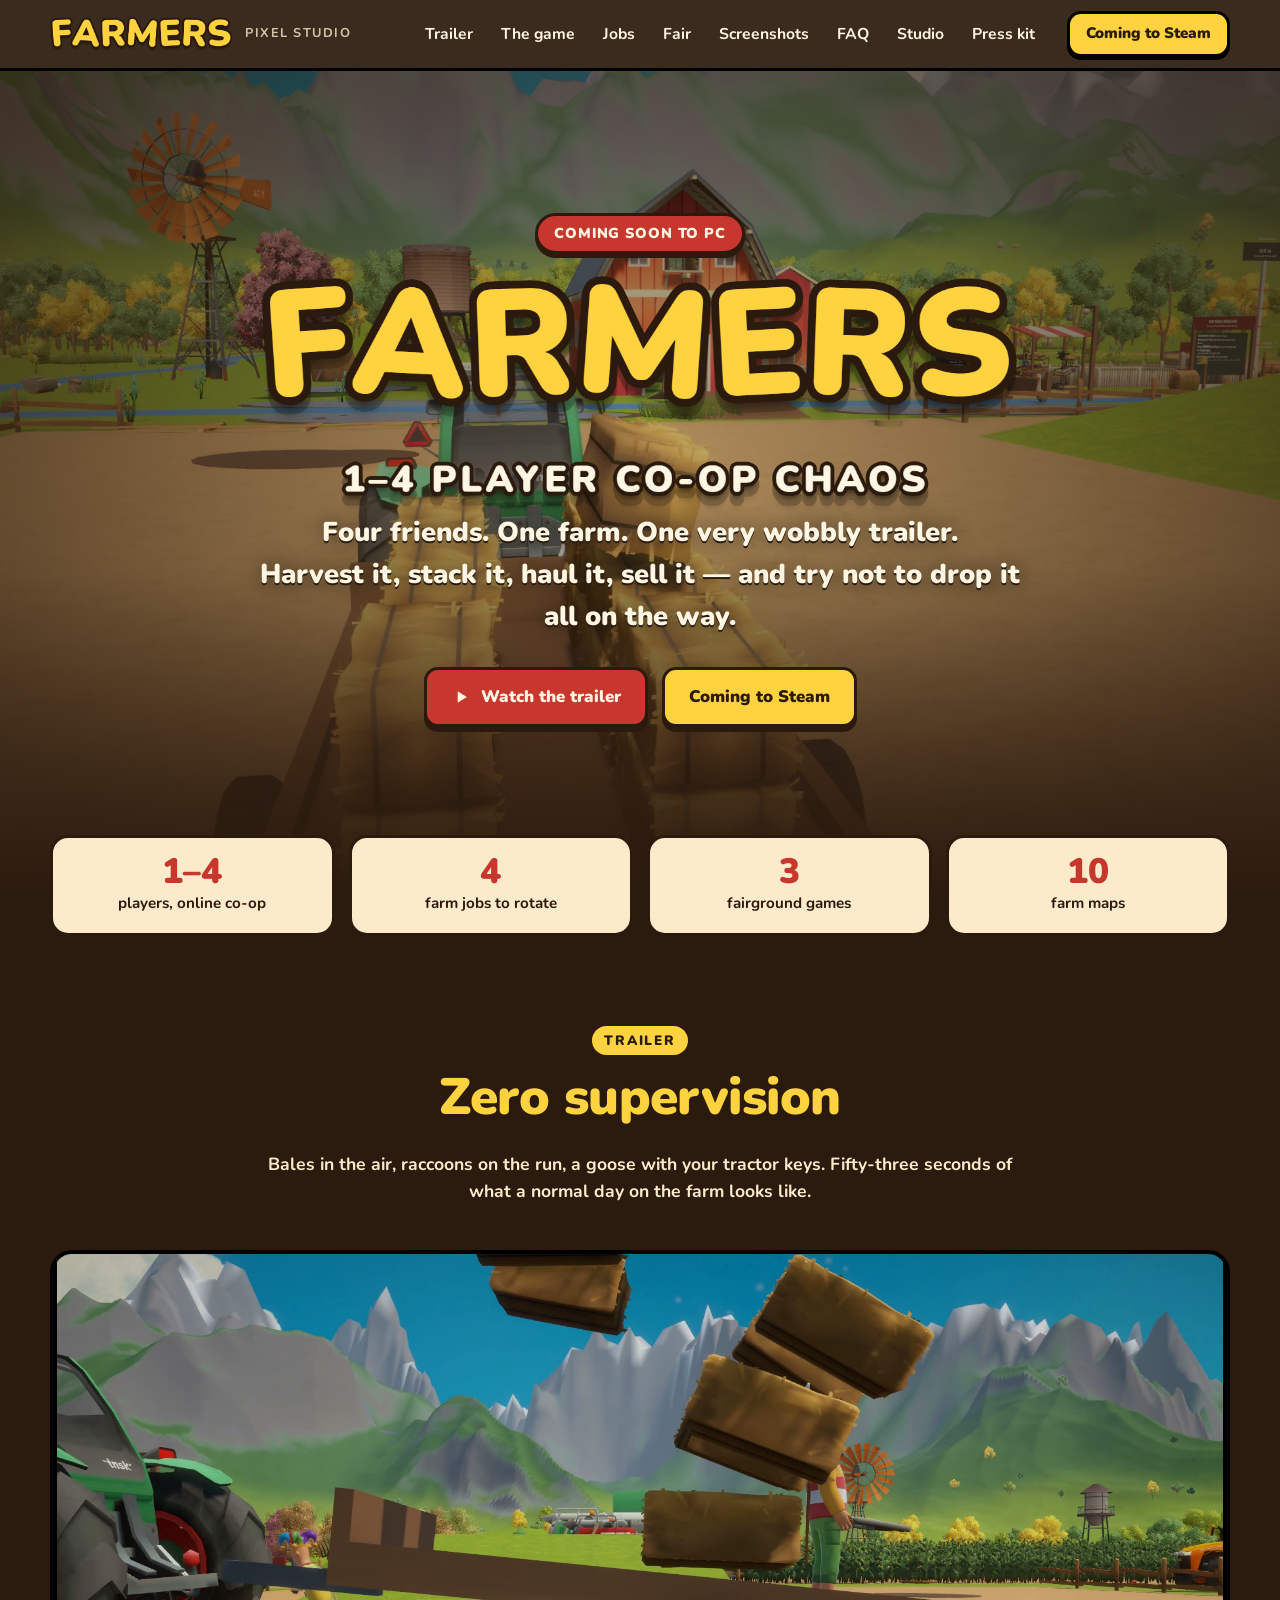
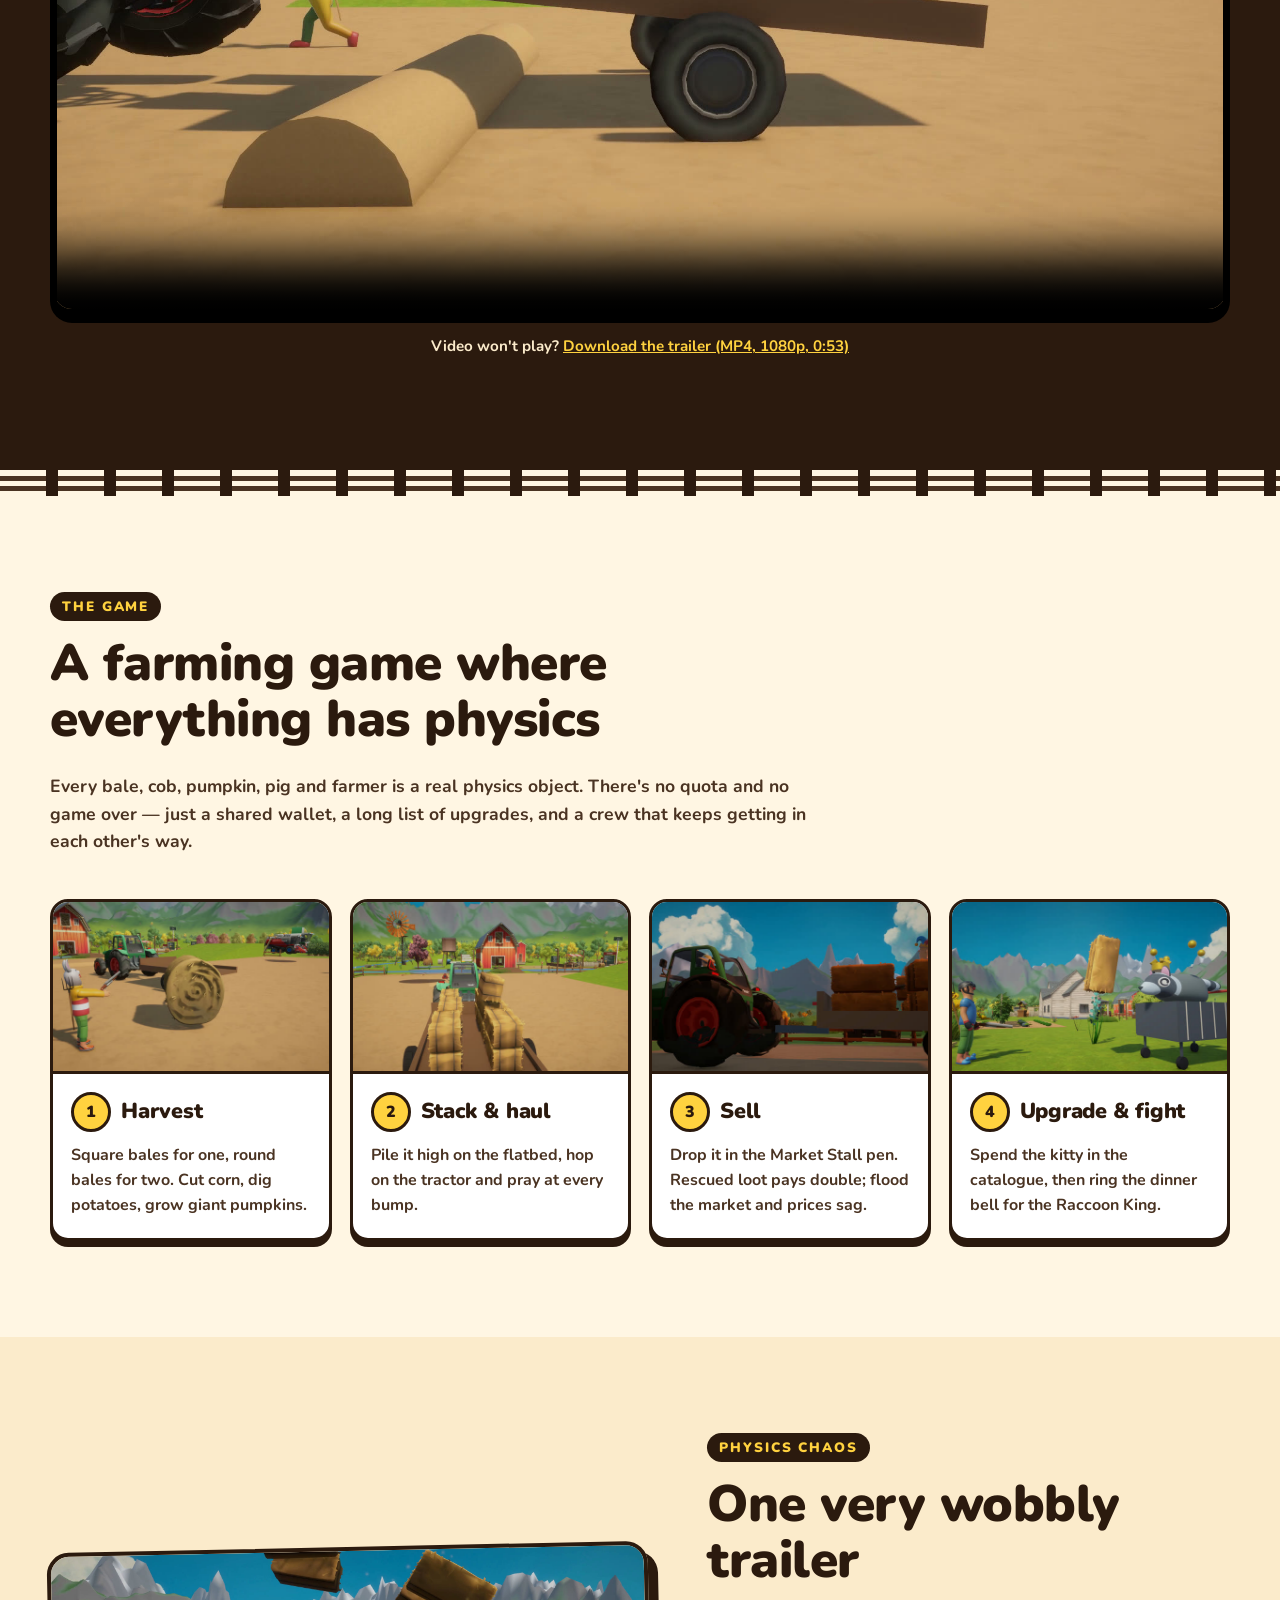
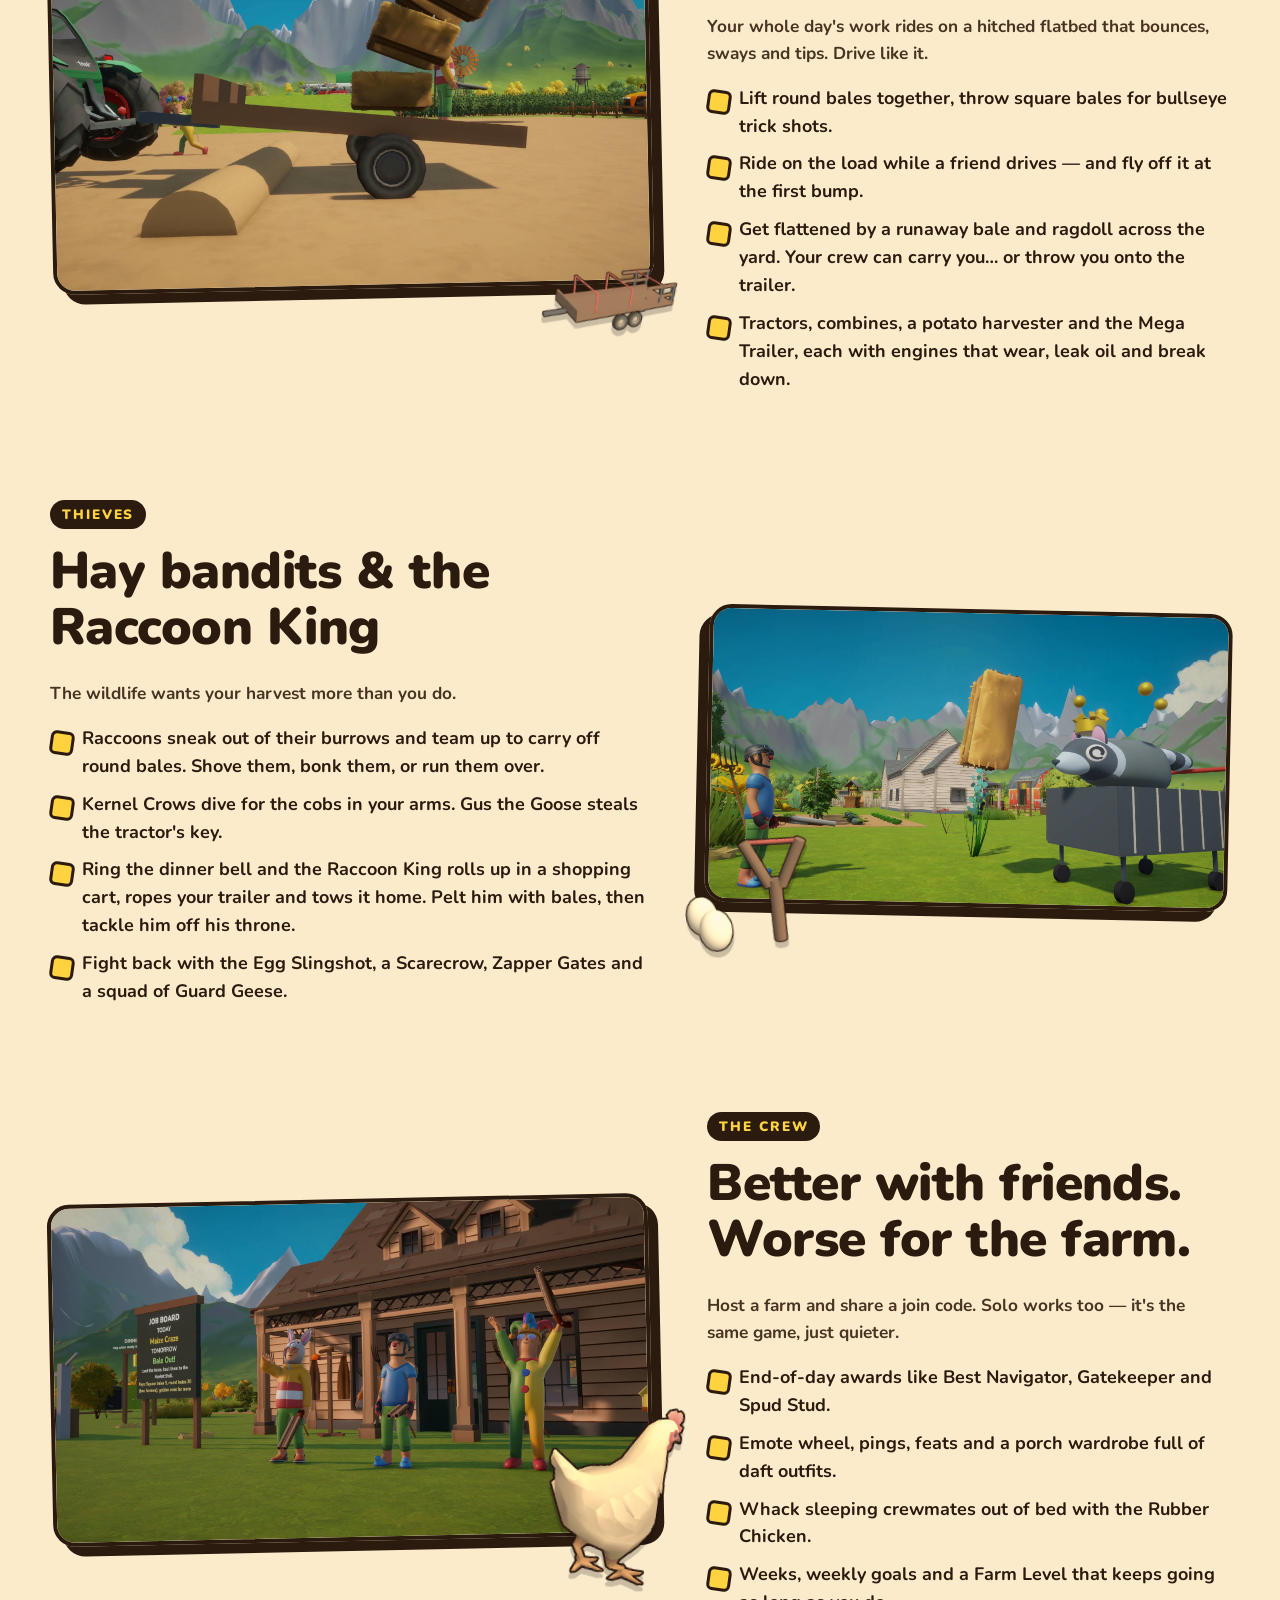
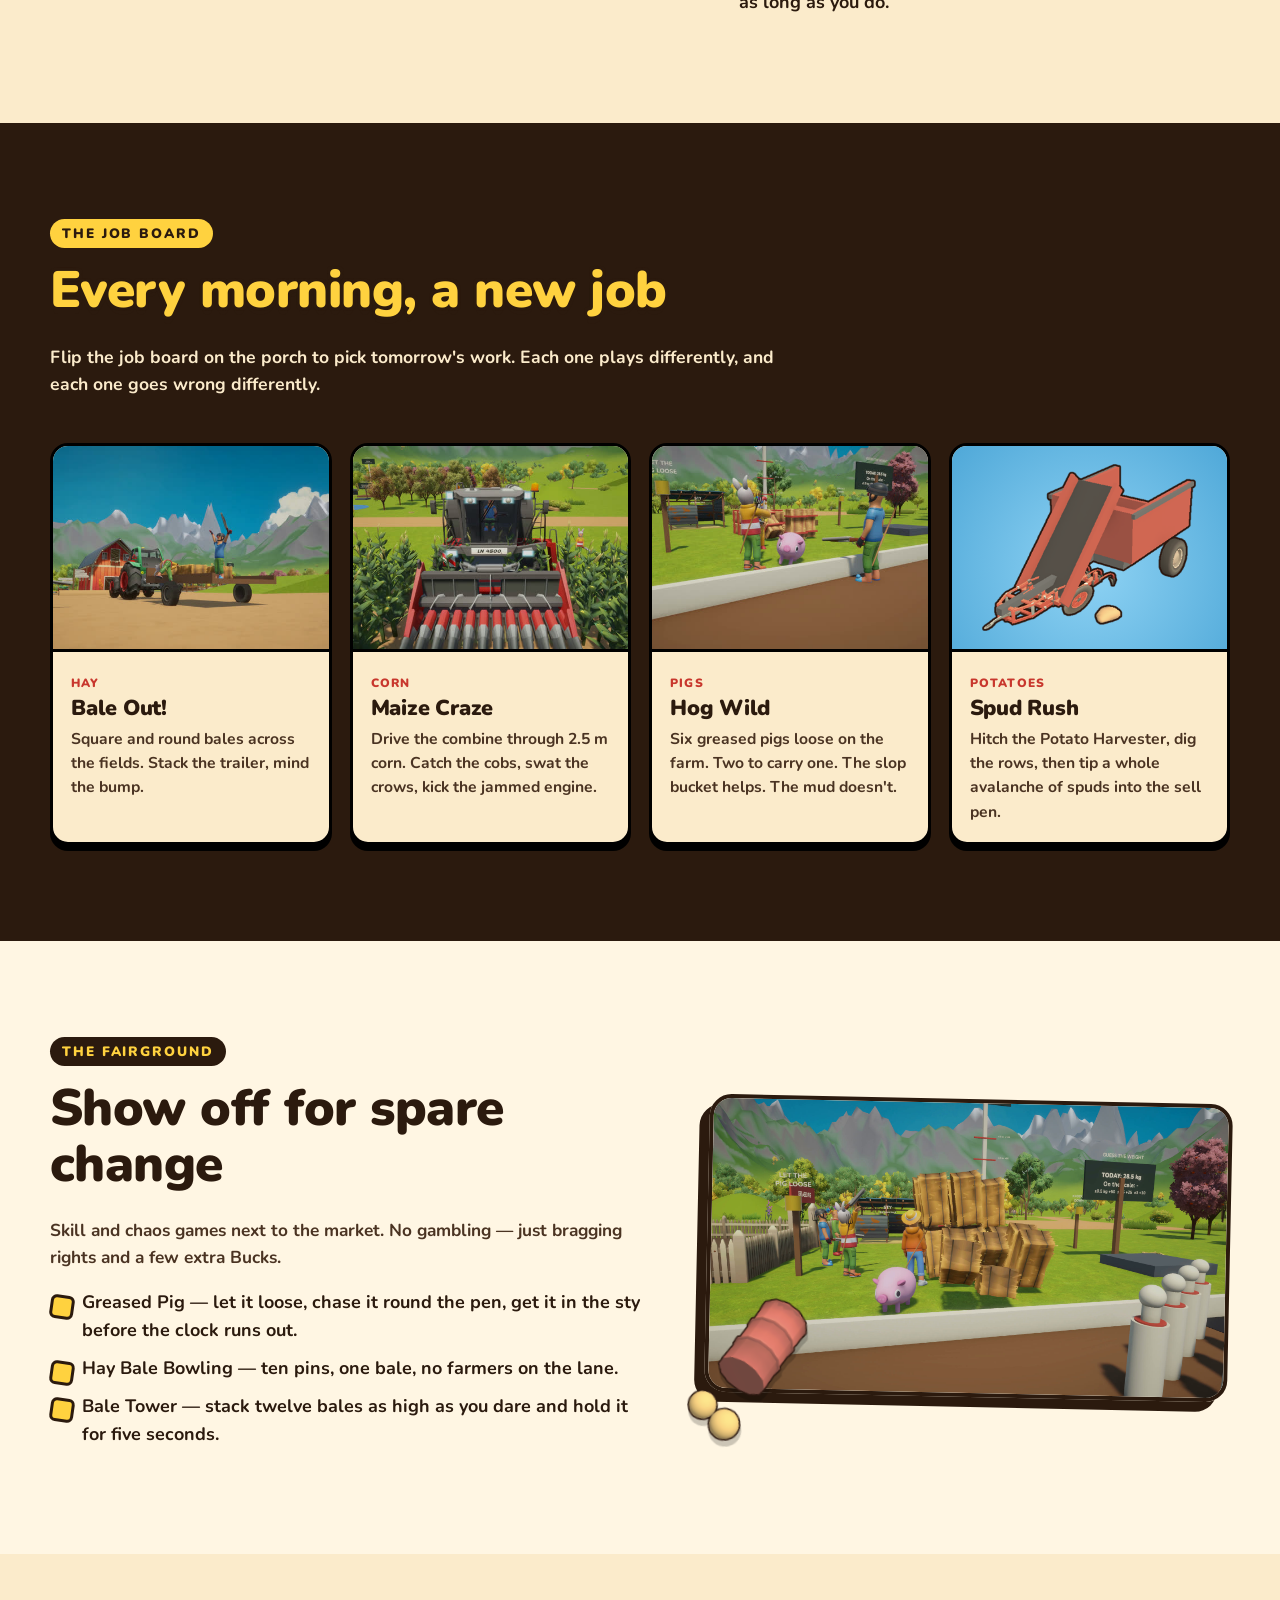
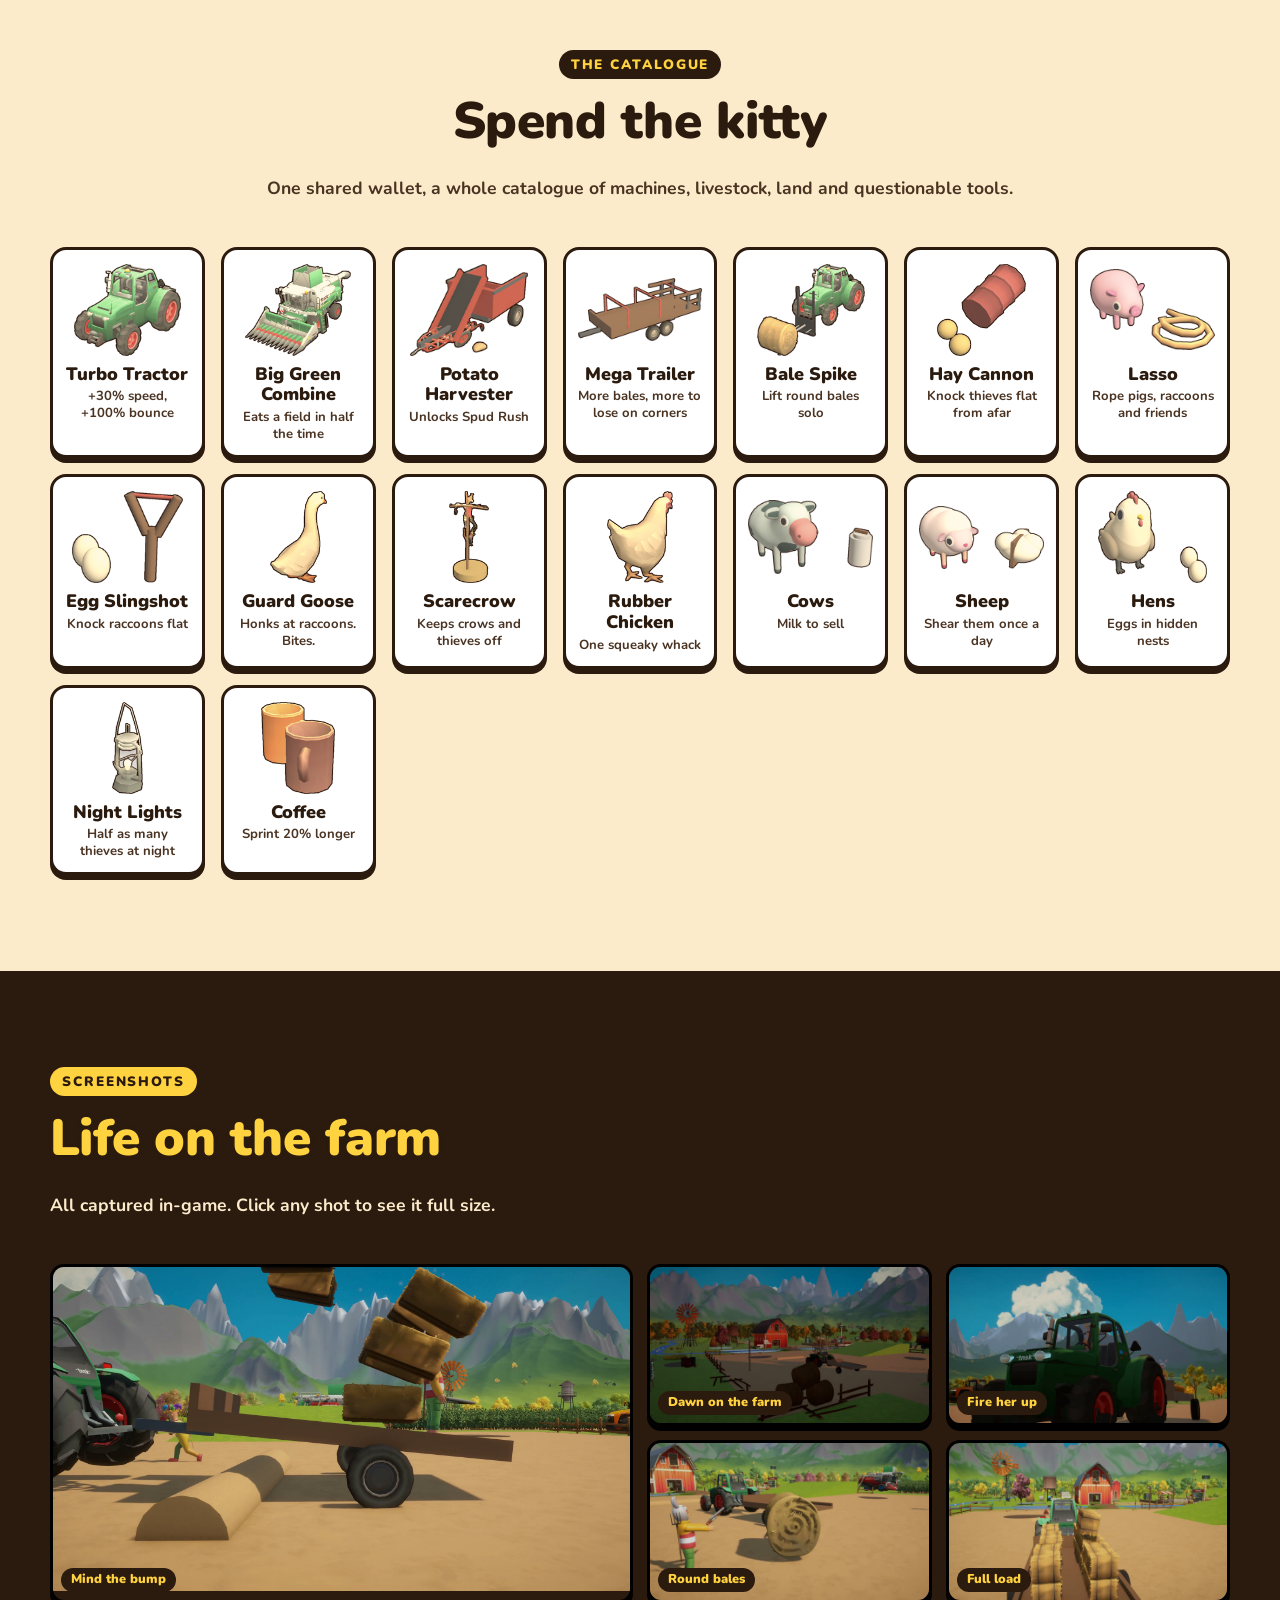
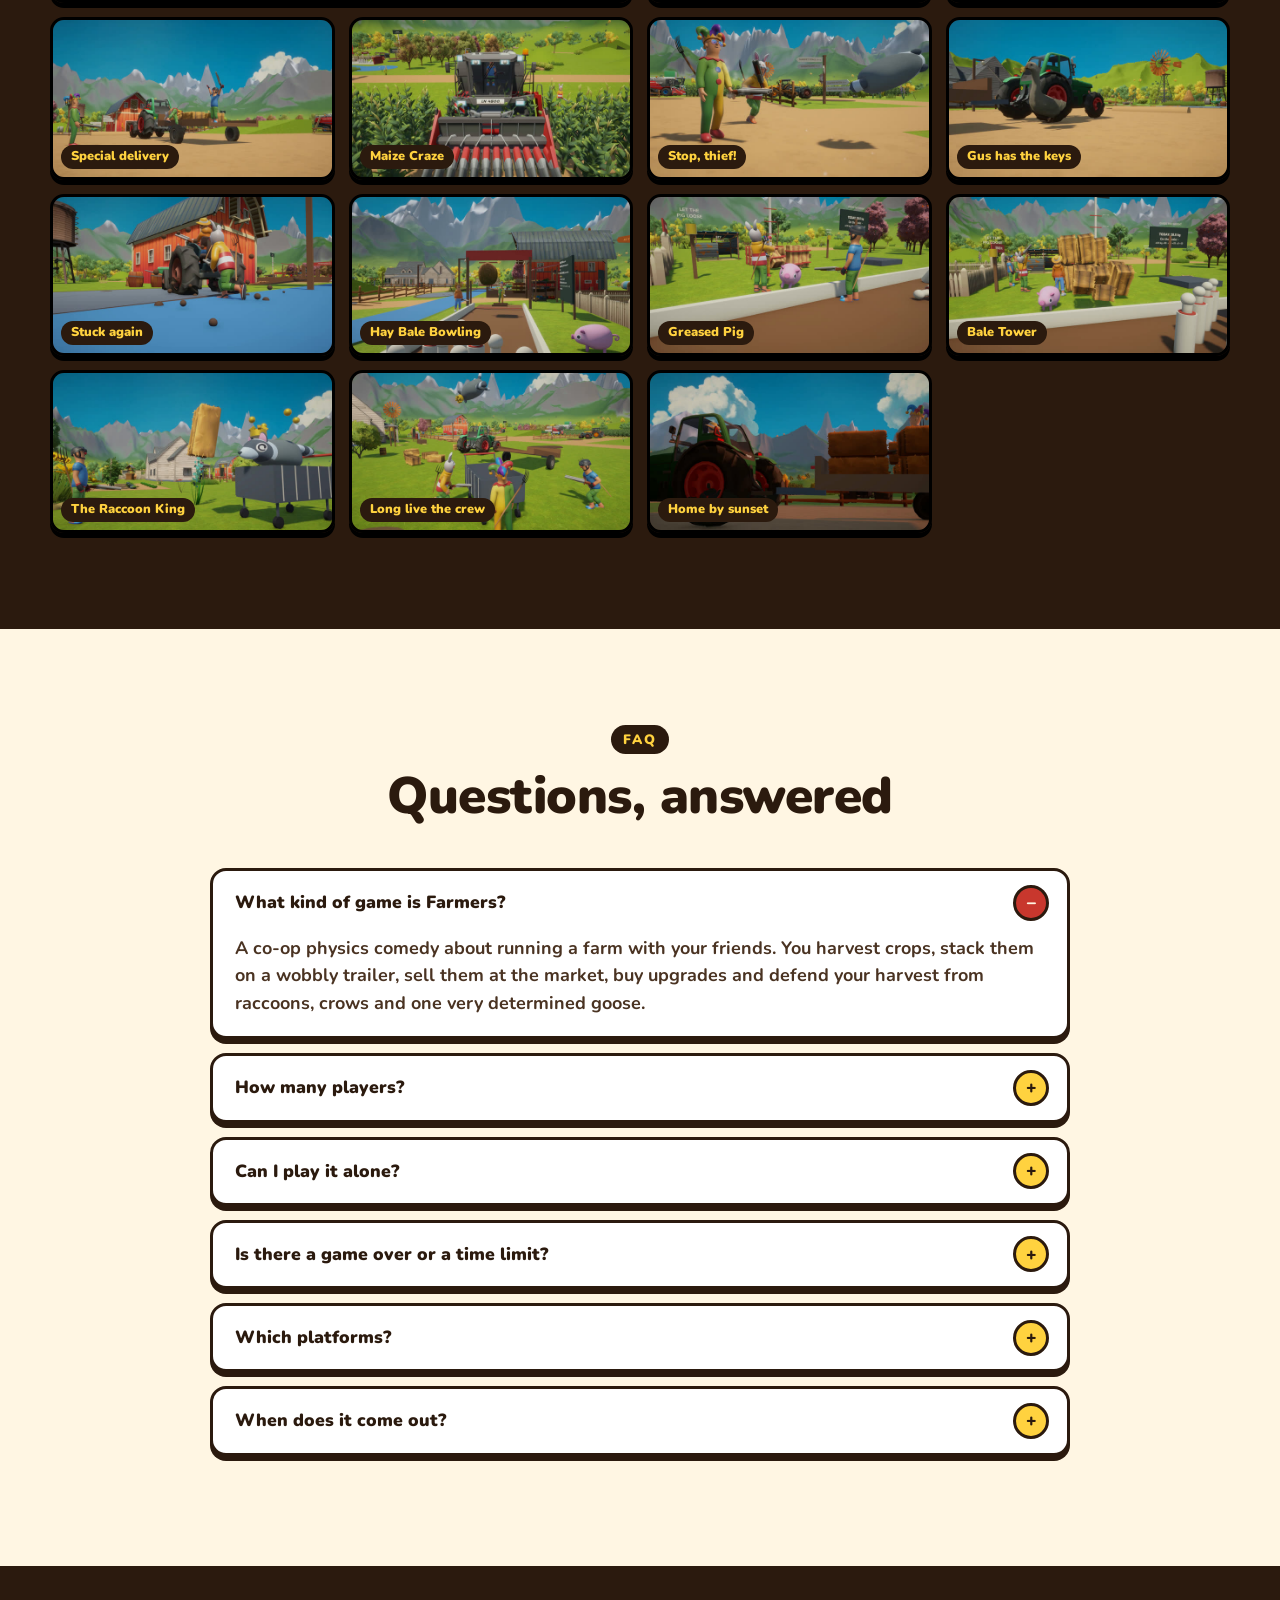
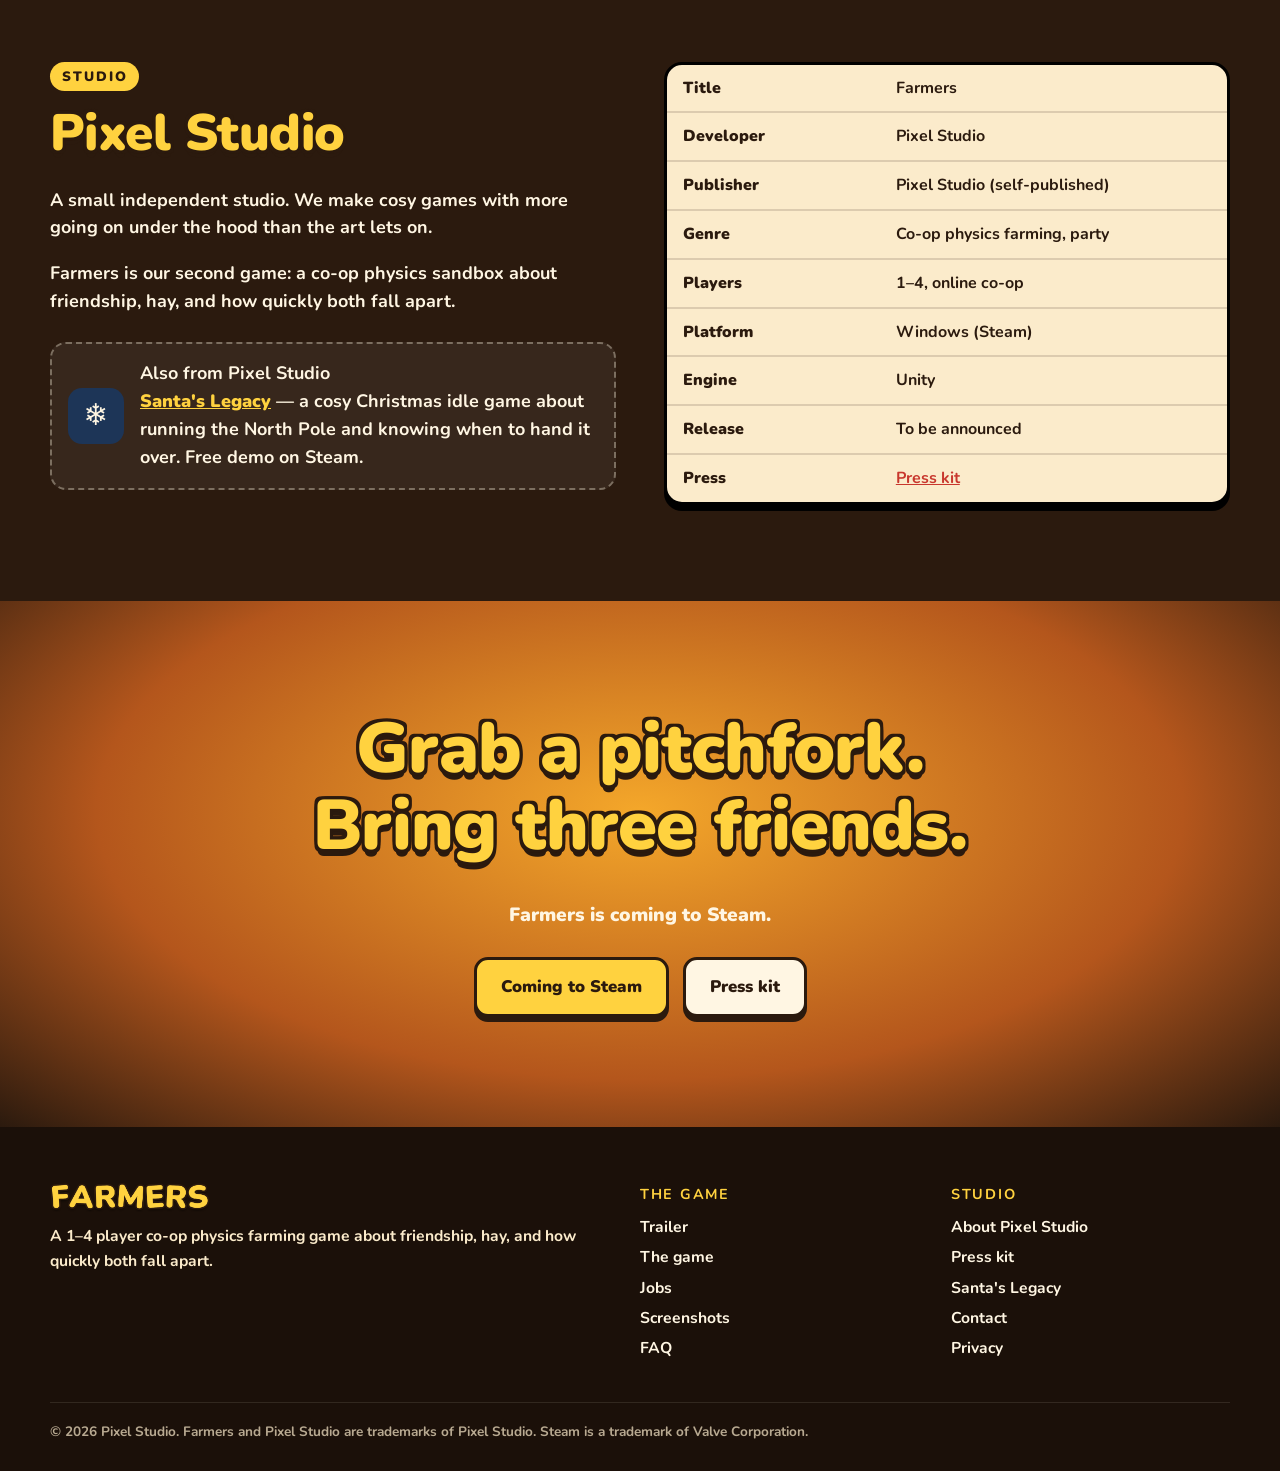
<file: index.html>
<!doctype html>
<html lang="en">
<head>
  <meta charset="utf-8">
  <meta name="viewport" content="width=device-width, initial-scale=1">
  <title>Farmers — 1–4 player co-op farming chaos | Pixel Studio</title>
  <meta name="description" content="Farmers is a 1–4 player online co-op physics farming game. Harvest, stack a very wobbly trailer, sell at the market, fight off hay-stealing raccoons and beat the Raccoon King. By Pixel Studio.">
  <meta name="theme-color" content="#2B1A0E">
  <meta property="og:type" content="website">
  <meta property="og:title" content="Farmers — four friends, one farm, one very wobbly trailer">
  <meta property="og:description" content="A 1–4 player co-op physics farming game by Pixel Studio.">
  <meta property="og:image" content="assets/img/og-image.jpg">
  <meta name="twitter:card" content="summary_large_image">
  <link rel="icon" type="image/png" sizes="32x32" href="assets/img/brand/favicon-32.png">
  <link rel="apple-touch-icon" href="assets/img/brand/icon-192.png">
  <link rel="preload" href="assets/fonts/Nunito-Black.ttf" as="font" type="font/ttf" crossorigin>
  <link rel="stylesheet" href="assets/css/site.css">
</head>
<body>
<a class="skip" href="#main">Skip to content</a>

<header class="site-header">
  <div class="wrap">
    <a class="brand" href="#top" aria-label="Farmers home">
      <img src="assets/img/brand/wordmark.png" alt="Farmers" width="184" height="34">
      <span>Pixel Studio</span>
    </a>
    <button class="menu-toggle" aria-label="Open menu" aria-expanded="false" aria-controls="nav">
      <svg viewBox="0 0 24 24" fill="none" stroke="currentColor" stroke-width="2.5" stroke-linecap="round"><path d="M4 7h16M4 12h16M4 17h16"/></svg>
    </button>
    <nav class="nav" id="nav" aria-label="Main">
      <a href="#trailer">Trailer</a>
      <a href="#game">The game</a>
      <a href="#jobs">Jobs</a>
      <a href="#fair">Fair</a>
      <a href="#screenshots">Screenshots</a>
      <a href="#faq">FAQ</a>
      <a href="#studio">Studio</a>
      <a href="press.html">Press kit</a>
    </nav>
    <!-- STEAM: when the store page is live, set href to it and change the label to "Wishlist on Steam". -->
    <a class="btn wish" href="#studio" data-steam>Coming to Steam</a>
  </div>
</header>

<main id="main">

  <!-- HERO -->
  <section class="hero" id="top" style="padding:0">
    <img class="poster" src="assets/img/screens/stacked-trailer.jpg" alt="">
    <video autoplay muted loop playsinline preload="metadata" poster="assets/img/screens/stacked-trailer.jpg" aria-hidden="true">
      <source src="assets/video/hero-loop.mp4" type="video/mp4">
    </video>
    <div class="hero-inner">
      <span class="badge">Coming soon to PC</span>
      <h1 style="margin:0"><img class="logo" src="assets/img/brand/logo.png" alt="Farmers — 1–4 player co-op chaos" width="1158" height="348"></h1>
      <p class="tagline">Four friends. One farm. One very wobbly trailer.<br>Harvest it, stack it, haul it, sell it — and try not to drop it all on the way.</p>
      <div class="ctas">
        <a class="btn red" href="#trailer">
          <svg viewBox="0 0 24 24" fill="currentColor"><path d="M8 5v14l11-7z"/></svg>
          Watch the trailer
        </a>
        <a class="btn" href="#studio" data-steam>Coming to Steam</a>
      </div>
    </div>
  </section>

  <div class="stats">
    <div class="wrap">
      <ul>
        <li><b>1–4</b><span>players, online co-op</span></li>
        <li><b>4</b><span>farm jobs to rotate</span></li>
        <li><b>3</b><span>fairground games</span></li>
        <li><b>10</b><span>farm maps</span></li>
      </ul>
    </div>
  </div>

  <!-- TRAILER -->
  <section class="band-ink" id="trailer" style="margin-top:-60px;padding-top:150px">
    <div class="wrap">
      <div class="section-head center">
        <span class="kicker">Trailer</span>
        <h2 class="outlined">Zero supervision</h2>
        <p>Bales in the air, raccoons on the run, a goose with your tractor keys. Fifty-three seconds of what a normal day on the farm looks like.</p>
      </div>
      <div class="trailer-frame">
        <video controls preload="none" poster="assets/img/screens/bales-flying.jpg">
          <source src="assets/video/farmers-trailer.mp4" type="video/mp4">
        </video>
      </div>
      <p class="trailer-note">Video won't play? <a href="assets/video/farmers-trailer.mp4" download>Download the trailer (MP4, 1080p, 0:53)</a></p>
    </div>
  </section>

  <div class="fence" aria-hidden="true"></div>

  <!-- THE GAME -->
  <section id="game">
    <div class="wrap">
      <div class="section-head">
        <span class="kicker">The game</span>
        <h2>A farming game where everything has physics</h2>
        <p>Every bale, cob, pumpkin, pig and farmer is a real physics object. There's no quota and no game over — just a shared wallet, a long list of upgrades, and a crew that keeps getting in each other's way.</p>
      </div>
      <div class="steps">
        <article class="step">
          <img src="assets/img/thumbs/round-bale.jpg" alt="A farmer rolling a giant round bale across the yard" loading="lazy" width="640" height="360">
          <div><h3>Harvest</h3><p>Square bales for one, round bales for two. Cut corn, dig potatoes, grow giant pumpkins.</p></div>
        </article>
        <article class="step">
          <img src="assets/img/thumbs/stacked-trailer.jpg" alt="A tractor towing a trailer stacked high with hay bales" loading="lazy" width="640" height="360">
          <div><h3>Stack &amp; haul</h3><p>Pile it high on the flatbed, hop on the tractor and pray at every bump.</p></div>
        </article>
        <article class="step">
          <img src="assets/img/thumbs/sunset-haul.jpg" alt="The tractor bringing a full load home at sunset" loading="lazy" width="640" height="360">
          <div><h3>Sell</h3><p>Drop it in the Market Stall pen. Rescued loot pays double; flood the market and prices sag.</p></div>
        </article>
        <article class="step">
          <img src="assets/img/thumbs/raccoon-king.jpg" alt="A farmer pelting the Raccoon King with a hay bale" loading="lazy" width="640" height="360">
          <div><h3>Upgrade &amp; fight</h3><p>Spend the kitty in the catalogue, then ring the dinner bell for the Raccoon King.</p></div>
        </article>
      </div>
    </div>
  </section>

  <!-- FEATURES -->
  <section class="band-paper">
    <div class="wrap">
      <div class="feature">
        <div class="shot">
          <img class="main" src="assets/img/screens/bales-flying.jpg" alt="The trailer hits a bump and hay bales fly in every direction" loading="lazy" width="1920" height="1080">
          <img class="sticker" src="assets/img/items/MegaTrailer.png" alt="" loading="lazy">
        </div>
        <div>
          <span class="kicker">Physics chaos</span>
          <h2>One very wobbly trailer</h2>
          <p class="sub">Your whole day's work rides on a hitched flatbed that bounces, sways and tips. Drive like it.</p>
          <ul>
            <li>Lift round bales together, throw square bales for bullseye trick shots.</li>
            <li>Ride on the load while a friend drives — and fly off it at the first bump.</li>
            <li>Get flattened by a runaway bale and ragdoll across the yard. Your crew can carry you… or throw you onto the trailer.</li>
            <li>Tractors, combines, a potato harvester and the Mega Trailer, each with engines that wear, leak oil and break down.</li>
          </ul>
        </div>
      </div>

      <div class="feature flip">
        <div class="shot">
          <img class="main" src="assets/img/screens/raccoon-king.jpg" alt="A farmer throws a bale at the Raccoon King in his shopping cart" loading="lazy" width="1920" height="1080">
          <img class="sticker" src="assets/img/items/EggSlingshot.png" alt="" loading="lazy">
        </div>
        <div>
          <span class="kicker">Thieves</span>
          <h2>Hay bandits &amp; the Raccoon King</h2>
          <p class="sub">The wildlife wants your harvest more than you do.</p>
          <ul>
            <li>Raccoons sneak out of their burrows and team up to carry off round bales. Shove them, bonk them, or run them over.</li>
            <li>Kernel Crows dive for the cobs in your arms. Gus the Goose steals the tractor's key.</li>
            <li>Ring the dinner bell and the Raccoon King rolls up in a shopping cart, ropes your trailer and tows it home. Pelt him with bales, then tackle him off his throne.</li>
            <li>Fight back with the Egg Slingshot, a Scarecrow, Zapper Gates and a squad of Guard Geese.</li>
          </ul>
        </div>
      </div>

      <div class="feature">
        <div class="shot">
          <img class="main" src="assets/img/screens/crew-porch.jpg" alt="Three farmers in mismatched outfits cheering on the farmhouse porch" loading="lazy" width="1920" height="1080">
          <img class="sticker" src="assets/img/items/RubberChicken.png" alt="" loading="lazy">
        </div>
        <div>
          <span class="kicker">The crew</span>
          <h2>Better with friends. Worse for the farm.</h2>
          <p class="sub">Host a farm and share a join code. Solo works too — it's the same game, just quieter.</p>
          <ul>
            <li>End-of-day awards like Best Navigator, Gatekeeper and Spud Stud.</li>
            <li>Emote wheel, pings, feats and a porch wardrobe full of daft outfits.</li>
            <li>Whack sleeping crewmates out of bed with the Rubber Chicken.</li>
            <li>Weeks, weekly goals and a Farm Level that keeps going as long as you do.</li>
          </ul>
        </div>
      </div>
    </div>
  </section>

  <!-- JOBS -->
  <section class="band-ink" id="jobs">
    <div class="wrap">
      <div class="section-head">
        <span class="kicker">The job board</span>
        <h2 class="outlined">Every morning, a new job</h2>
        <p>Flip the job board on the porch to pick tomorrow's work. Each one plays differently, and each one goes wrong differently.</p>
      </div>
      <div class="jobs">
        <article class="job">
          <img src="assets/img/thumbs/special-delivery.jpg" alt="A farmer throwing a crewmate onto the hay trailer" loading="lazy" width="640" height="360">
          <div><span class="tag">Hay</span><h3>Bale Out!</h3><p>Square and round bales across the fields. Stack the trailer, mind the bump.</p></div>
        </article>
        <article class="job">
          <img src="assets/img/thumbs/combine.jpg" alt="The red combine harvester cutting through tall corn" loading="lazy" width="640" height="360">
          <div><span class="tag">Corn</span><h3>Maize Craze</h3><p>Drive the combine through 2.5 m corn. Catch the cobs, swat the crows, kick the jammed engine.</p></div>
        </article>
        <article class="job">
          <img src="assets/img/thumbs/greased-pig.jpg" alt="Farmers trying to catch a greased pig" loading="lazy" width="640" height="360">
          <div><span class="tag">Pigs</span><h3>Hog Wild</h3><p>Six greased pigs loose on the farm. Two to carry one. The slop bucket helps. The mud doesn't.</p></div>
        </article>
        <article class="job">
          <img class="art" src="assets/img/items/PotatoHarvester.png" alt="The Potato Harvester" loading="lazy">
          <div><span class="tag">Potatoes</span><h3>Spud Rush</h3><p>Hitch the Potato Harvester, dig the rows, then tip a whole avalanche of spuds into the sell pen.</p></div>
        </article>
      </div>
    </div>
  </section>

  <!-- FAIR -->
  <section id="fair">
    <div class="wrap">
      <div class="feature flip">
        <div class="shot">
          <img class="main" src="assets/img/screens/bale-tower.jpg" alt="A tower of hay bales collapsing at the fairground" loading="lazy" width="1920" height="1080">
          <img class="sticker" src="assets/img/items/HayCannon.png" alt="" loading="lazy">
        </div>
        <div>
          <span class="kicker">The fairground</span>
          <h2>Show off for spare change</h2>
          <p class="sub">Skill and chaos games next to the market. No gambling — just bragging rights and a few extra Bucks.</p>
          <ul>
            <li><b>Greased Pig</b> — let it loose, chase it round the pen, get it in the sty before the clock runs out.</li>
            <li><b>Hay Bale Bowling</b> — ten pins, one bale, no farmers on the lane.</li>
            <li><b>Bale Tower</b> — stack twelve bales as high as you dare and hold it for five seconds.</li>
          </ul>
        </div>
      </div>
    </div>
  </section>

  <!-- CATALOGUE -->
  <section class="band-paper" id="catalogue">
    <div class="wrap">
      <div class="section-head center">
        <span class="kicker">The catalogue</span>
        <h2>Spend the kitty</h2>
        <p>One shared wallet, a whole catalogue of machines, livestock, land and questionable tools.</p>
      </div>
      <div class="catalogue">
        <div class="item"><img src="assets/img/items/TurboTractor.png" alt="" loading="lazy"><b>Turbo Tractor</b><span>+30% speed, +100% bounce</span></div>
        <div class="item"><img src="assets/img/items/BigCombine.png" alt="" loading="lazy"><b>Big Green Combine</b><span>Eats a field in half the time</span></div>
        <div class="item"><img src="assets/img/items/PotatoHarvester.png" alt="" loading="lazy"><b>Potato Harvester</b><span>Unlocks Spud Rush</span></div>
        <div class="item"><img src="assets/img/items/MegaTrailer.png" alt="" loading="lazy"><b>Mega Trailer</b><span>More bales, more to lose on corners</span></div>
        <div class="item"><img src="assets/img/items/BaleSpike.png" alt="" loading="lazy"><b>Bale Spike</b><span>Lift round bales solo</span></div>
        <div class="item"><img src="assets/img/items/HayCannon.png" alt="" loading="lazy"><b>Hay Cannon</b><span>Knock thieves flat from afar</span></div>
        <div class="item"><img src="assets/img/items/Lasso.png" alt="" loading="lazy"><b>Lasso</b><span>Rope pigs, raccoons and friends</span></div>
        <div class="item"><img src="assets/img/items/EggSlingshot.png" alt="" loading="lazy"><b>Egg Slingshot</b><span>Knock raccoons flat</span></div>
        <div class="item"><img src="assets/img/items/GuardGoose.png" alt="" loading="lazy"><b>Guard Goose</b><span>Honks at raccoons. Bites.</span></div>
        <div class="item"><img src="assets/img/items/Scarecrow.png" alt="" loading="lazy"><b>Scarecrow</b><span>Keeps crows and thieves off</span></div>
        <div class="item"><img src="assets/img/items/RubberChicken.png" alt="" loading="lazy"><b>Rubber Chicken</b><span>One squeaky whack</span></div>
        <div class="item"><img src="assets/img/items/Cows.png" alt="" loading="lazy"><b>Cows</b><span>Milk to sell</span></div>
        <div class="item"><img src="assets/img/items/Sheep.png" alt="" loading="lazy"><b>Sheep</b><span>Shear them once a day</span></div>
        <div class="item"><img src="assets/img/items/Hens.png" alt="" loading="lazy"><b>Hens</b><span>Eggs in hidden nests</span></div>
        <div class="item"><img src="assets/img/items/NightLights.png" alt="" loading="lazy"><b>Night Lights</b><span>Half as many thieves at night</span></div>
        <div class="item"><img src="assets/img/items/Coffee.png" alt="" loading="lazy"><b>Coffee</b><span>Sprint 20% longer</span></div>
      </div>
    </div>
  </section>

  <!-- SCREENSHOTS -->
  <section class="band-ink" id="screenshots">
    <div class="wrap">
      <div class="section-head">
        <span class="kicker">Screenshots</span>
        <h2 class="outlined">Life on the farm</h2>
        <p>All captured in-game. Click any shot to see it full size.</p>
      </div>
      <div class="gallery" id="gallery">
        <a class="wide" href="assets/img/screens/bales-flying.jpg"><img src="assets/img/screens/bales-flying.jpg" alt="Bales flying off the trailer at a bump" loading="lazy"><figcaption>Mind the bump</figcaption></a>
        <a href="assets/img/screens/farm-overview.jpg"><img src="assets/img/thumbs/farm-overview.jpg" alt="The farm from above at dawn" loading="lazy"><figcaption>Dawn on the farm</figcaption></a>
        <a href="assets/img/screens/tractor.jpg"><img src="assets/img/thumbs/tractor.jpg" alt="The green tractor" loading="lazy"><figcaption>Fire her up</figcaption></a>
        <a href="assets/img/screens/round-bale.jpg"><img src="assets/img/thumbs/round-bale.jpg" alt="A farmer rolling a round bale" loading="lazy"><figcaption>Round bales</figcaption></a>
        <a href="assets/img/screens/stacked-trailer.jpg"><img src="assets/img/thumbs/stacked-trailer.jpg" alt="The trailer stacked with bales" loading="lazy"><figcaption>Full load</figcaption></a>
        <a href="assets/img/screens/special-delivery.jpg"><img src="assets/img/thumbs/special-delivery.jpg" alt="A farmer thrown onto the trailer" loading="lazy"><figcaption>Special delivery</figcaption></a>
        <a href="assets/img/screens/combine.jpg"><img src="assets/img/thumbs/combine.jpg" alt="The combine in the corn" loading="lazy"><figcaption>Maize Craze</figcaption></a>
        <a href="assets/img/screens/raccoon-chase.jpg"><img src="assets/img/thumbs/raccoon-chase.jpg" alt="Farmers chasing a raccoon thief" loading="lazy"><figcaption>Stop, thief!</figcaption></a>
        <a href="assets/img/screens/gus-the-goose.jpg"><img src="assets/img/thumbs/gus-the-goose.jpg" alt="Gus the Goose by the tractor" loading="lazy"><figcaption>Gus has the keys</figcaption></a>
        <a href="assets/img/screens/mud.jpg"><img src="assets/img/thumbs/mud.jpg" alt="A tractor stuck in the mud" loading="lazy"><figcaption>Stuck again</figcaption></a>
        <a href="assets/img/screens/bale-bowling.jpg"><img src="assets/img/thumbs/bale-bowling.jpg" alt="Hay bale bowling at the fair" loading="lazy"><figcaption>Hay Bale Bowling</figcaption></a>
        <a href="assets/img/screens/greased-pig.jpg"><img src="assets/img/thumbs/greased-pig.jpg" alt="The greased pig game" loading="lazy"><figcaption>Greased Pig</figcaption></a>
        <a href="assets/img/screens/bale-tower.jpg"><img src="assets/img/thumbs/bale-tower.jpg" alt="The bale tower falling" loading="lazy"><figcaption>Bale Tower</figcaption></a>
        <a href="assets/img/screens/raccoon-king.jpg"><img src="assets/img/thumbs/raccoon-king.jpg" alt="The Raccoon King hit by a bale" loading="lazy"><figcaption>The Raccoon King</figcaption></a>
        <a href="assets/img/screens/king-down.jpg"><img src="assets/img/thumbs/king-down.jpg" alt="The crew surrounding the King's cart" loading="lazy"><figcaption>Long live the crew</figcaption></a>
        <a href="assets/img/screens/sunset-haul.jpg"><img src="assets/img/thumbs/sunset-haul.jpg" alt="Hauling a load home at sunset" loading="lazy"><figcaption>Home by sunset</figcaption></a>
      </div>
    </div>
  </section>

  <!-- FAQ -->
  <section id="faq">
    <div class="wrap">
      <div class="section-head center">
        <span class="kicker">FAQ</span>
        <h2>Questions, answered</h2>
      </div>
      <div class="faq">
        <details open>
          <summary>What kind of game is Farmers?</summary>
          <p>A co-op physics comedy about running a farm with your friends. You harvest crops, stack them on a wobbly trailer, sell them at the market, buy upgrades and defend your harvest from raccoons, crows and one very determined goose.</p>
        </details>
        <details>
          <summary>How many players?</summary>
          <p>One to four. One player hosts the farm and friends join with a short code. Steam friend invites are on the way. Solo is the same game with nobody else joining — no sign-in and no internet needed.</p>
        </details>
        <details>
          <summary>Can I play it alone?</summary>
          <p>Yes. Some things are easier with friends (round bales and pigs take two to carry) but there are upgrades like the Bale Spike and the Lasso that let a lone farmer manage.</p>
        </details>
        <details>
          <summary>Is there a game over or a time limit?</summary>
          <p>No. There's no quota and you can't lose the farm. Days pass, weeks bring goals and a Farm Level, and the Raccoon King waits until you ring the bell.</p>
        </details>
        <details>
          <summary>Which platforms?</summary>
          <p>Windows PC, on Steam. A demo is planned before release.</p>
        </details>
        <details>
          <summary>When does it come out?</summary>
          <p>To be announced. Keep an eye on this page — the Steam page and demo are coming soon.</p>
        </details>
      </div>
    </div>
  </section>

  <!-- STUDIO -->
  <section class="band-ink" id="studio">
    <div class="wrap studio">
      <div>
        <span class="kicker">Studio</span>
        <h2 class="outlined">Pixel Studio</h2>
        <p>A small independent studio. We make cosy games with more going on under the hood than the art lets on.</p>
        <p>Farmers is our second game: a co-op physics sandbox about friendship, hay, and how quickly both fall apart.</p>
        <div class="other-game">
          <div class="snow" aria-hidden="true">❄</div>
          <div>
            <b>Also from Pixel Studio</b><br>
            <a href="https://santaslegacy.ro/" rel="noopener">Santa's Legacy</a> — a cosy Christmas idle game about running the North Pole and knowing when to hand it over. Free demo on Steam.
          </div>
        </div>
      </div>
      <table class="facts">
        <tbody>
          <tr><th>Title</th><td>Farmers</td></tr>
          <tr><th>Developer</th><td>Pixel Studio</td></tr>
          <tr><th>Publisher</th><td>Pixel Studio (self-published)</td></tr>
          <tr><th>Genre</th><td>Co-op physics farming, party</td></tr>
          <tr><th>Players</th><td>1–4, online co-op</td></tr>
          <tr><th>Platform</th><td>Windows (Steam)</td></tr>
          <tr><th>Engine</th><td>Unity</td></tr>
          <tr><th>Release</th><td>To be announced</td></tr>
          <tr><th>Press</th><td><a href="press.html" style="color:var(--barn)">Press kit</a></td></tr>
        </tbody>
      </table>
    </div>
  </section>

  <!-- CLOSING -->
  <section class="closing">
    <div class="wrap">
      <h2 class="outlined">Grab a pitchfork.<br>Bring three friends.</h2>
      <p style="font-size:1.2rem;font-weight:900">Farmers is coming to Steam.</p>
      <div class="ctas">
        <a class="btn" href="#studio" data-steam>Coming to Steam</a>
        <a class="btn cream" href="press.html">Press kit</a>
      </div>
    </div>
  </section>
</main>

<footer class="site-footer">
  <div class="wrap">
    <div class="cols">
      <div>
        <img src="assets/img/brand/wordmark.png" alt="Farmers" width="160" style="margin-bottom:12px">
        <p>A 1–4 player co-op physics farming game about friendship, hay, and how quickly both fall apart.</p>
      </div>
      <div>
        <h4>The game</h4>
        <ul>
          <li><a href="#trailer">Trailer</a></li>
          <li><a href="#game">The game</a></li>
          <li><a href="#jobs">Jobs</a></li>
          <li><a href="#screenshots">Screenshots</a></li>
          <li><a href="#faq">FAQ</a></li>
        </ul>
      </div>
      <div>
        <h4>Studio</h4>
        <ul>
          <li><a href="#studio">About Pixel Studio</a></li>
          <li><a href="press.html">Press kit</a></li>
          <li><a href="https://santaslegacy.ro/" rel="noopener">Santa's Legacy</a></li>
          <li><a href="mailto:mironc30@gmail.com">Contact</a></li>
          <li><a href="privacy.html">Privacy</a></li>
        </ul>
      </div>
    </div>
    <div class="legal">© 2026 Pixel Studio. Farmers and Pixel Studio are trademarks of Pixel Studio. Steam is a trademark of Valve Corporation.</div>
  </div>
</footer>

<div class="lightbox" id="lightbox" role="dialog" aria-modal="true" aria-label="Screenshot viewer">
  <button class="close" aria-label="Close">×</button>
  <button class="prev" aria-label="Previous">‹</button>
  <figure style="margin:0"><img alt=""><p></p></figure>
  <button class="next" aria-label="Next">›</button>
</div>

<script src="assets/js/site.js" defer></script>
</body>
</html>
</file>
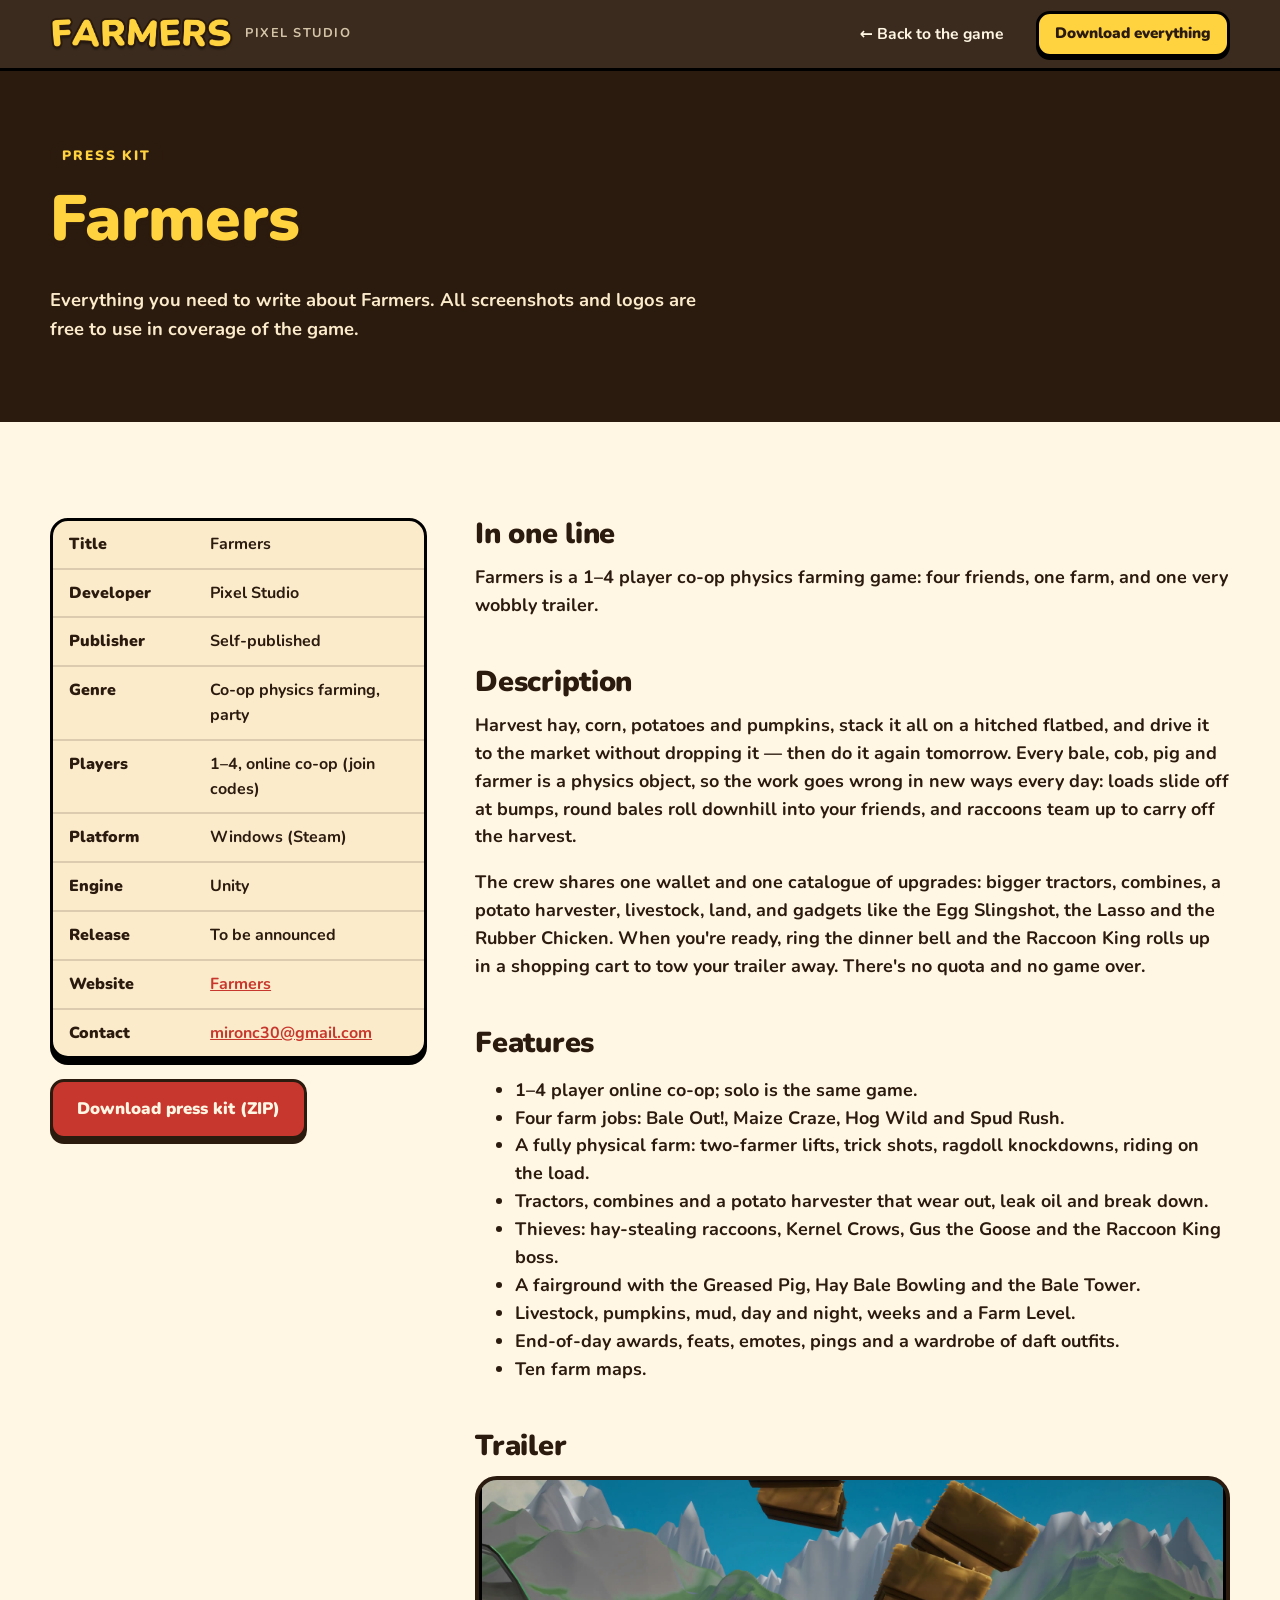
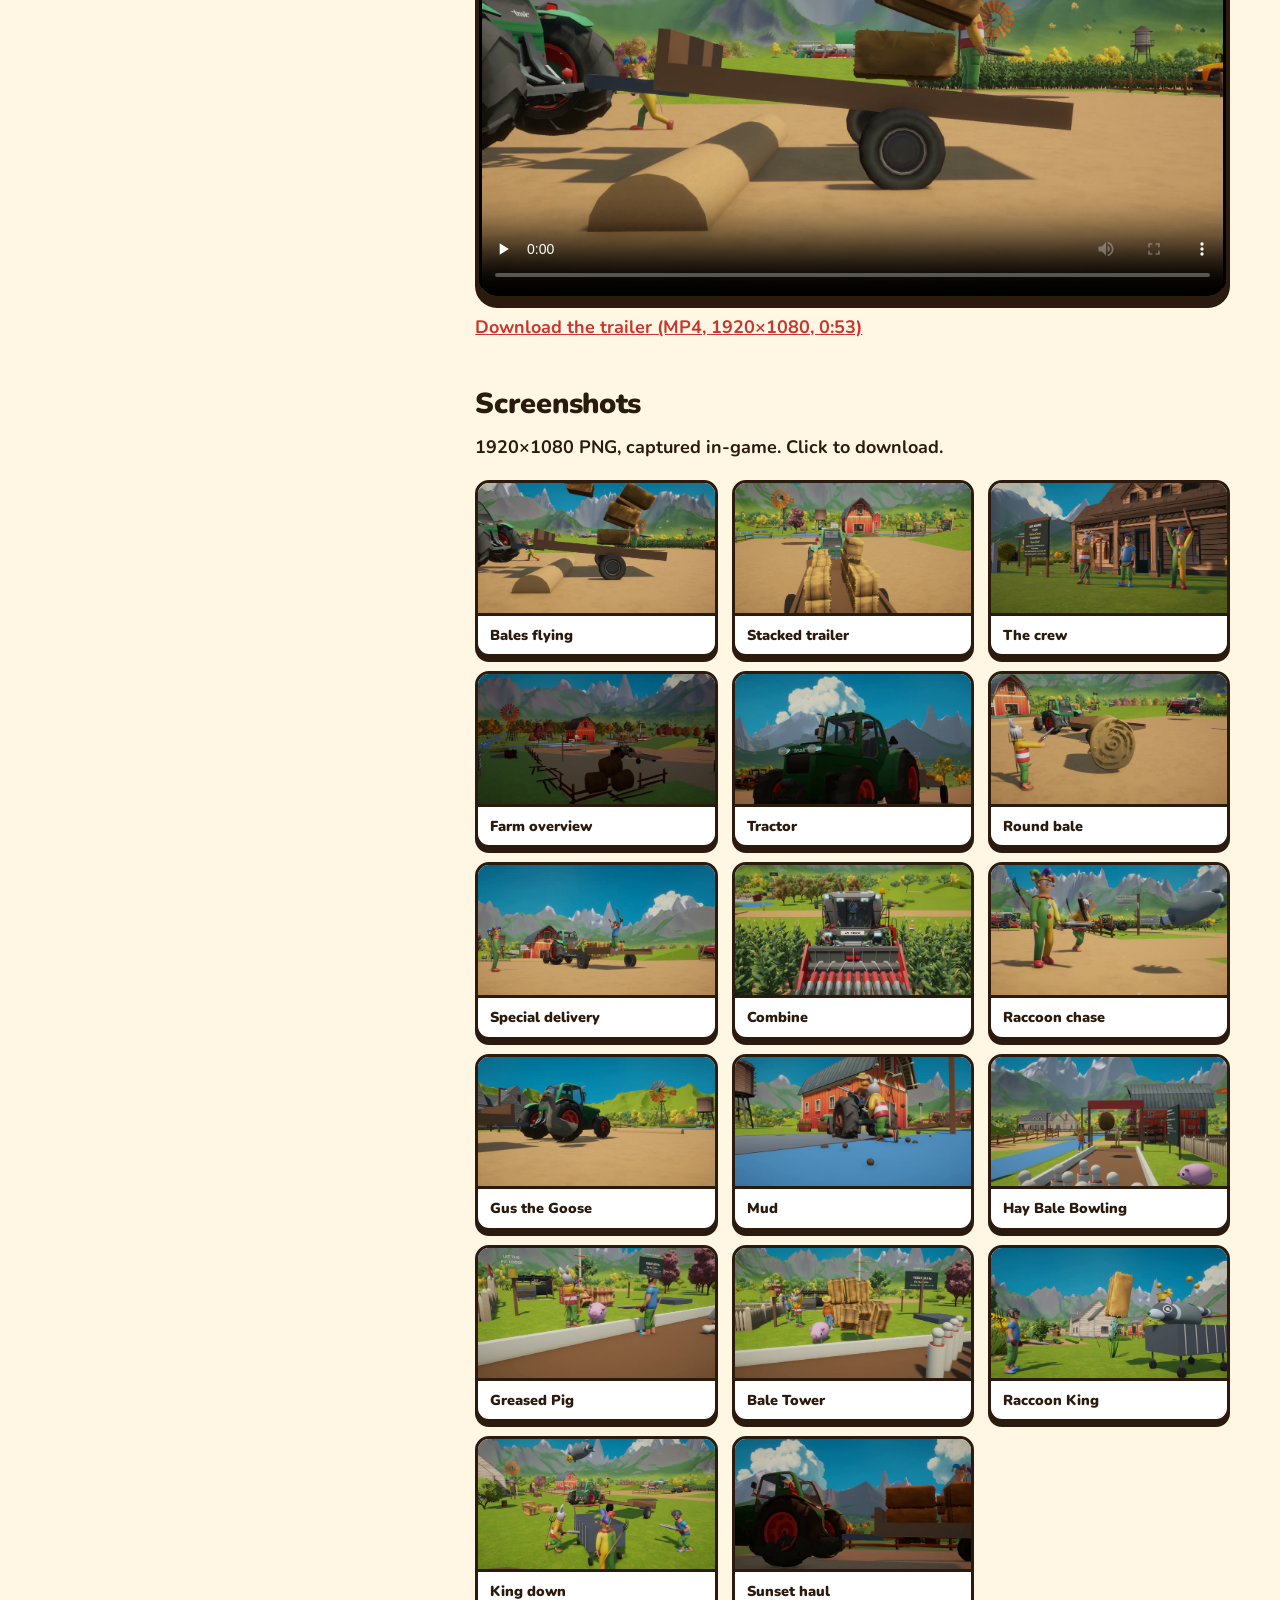
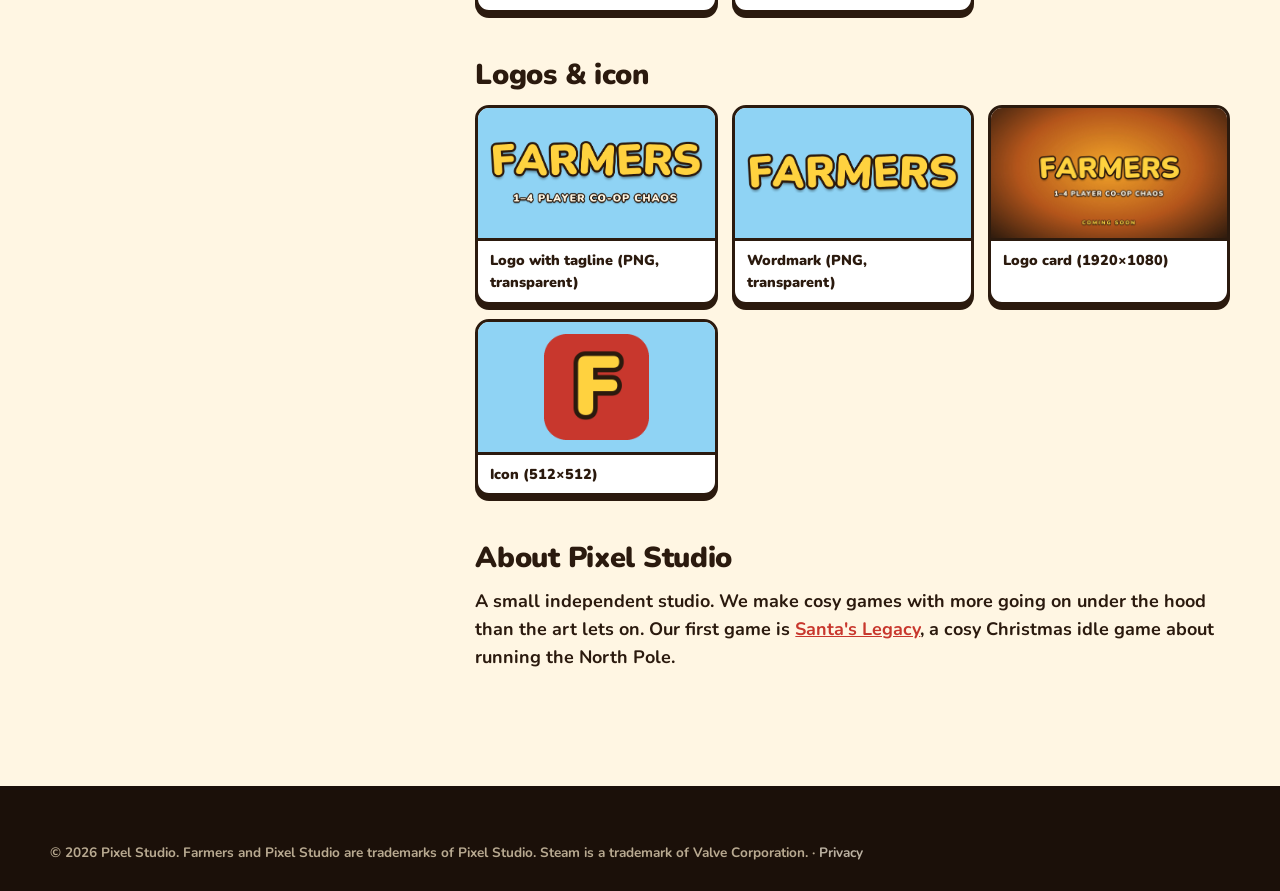
<file: press.html>
<!doctype html>
<html lang="en">
<head>
  <meta charset="utf-8">
  <meta name="viewport" content="width=device-width, initial-scale=1">
  <title>Press kit — Farmers | Pixel Studio</title>
  <meta name="description" content="Press kit for Farmers, a 1–4 player co-op physics farming game by Pixel Studio: fact sheet, description, trailer, screenshots and logos.">
  <meta property="og:image" content="assets/img/og-image.jpg">
  <link rel="icon" type="image/png" sizes="32x32" href="assets/img/brand/favicon-32.png">
  <link rel="stylesheet" href="assets/css/site.css">
</head>
<body>
<a class="skip" href="#main">Skip to content</a>
<header class="site-header">
  <div class="wrap">
    <a class="brand" href="index.html"><img src="assets/img/brand/wordmark.png" alt="Farmers" width="184" height="34"><span>Pixel Studio</span></a>
    <nav class="nav" style="display:flex">
      <a href="index.html">← Back to the game</a>
    </nav>
    <a class="btn wish" href="press/farmers-presskit.zip" download>Download everything</a>
  </div>
</header>

<main id="main">
  <div class="press-hero">
    <div class="wrap">
      <span class="kicker">Press kit</span>
      <h2 class="outlined" style="font-size:clamp(2.4rem,6vw,4rem)">Farmers</h2>
      <p style="max-width:680px;font-size:1.15rem;color:var(--paper)">Everything you need to write about Farmers. All screenshots and logos are free to use in coverage of the game.</p>
    </div>
  </div>

  <section>
    <div class="wrap press-grid">
      <aside>
        <table class="facts">
          <tbody>
            <tr><th>Title</th><td>Farmers</td></tr>
            <tr><th>Developer</th><td>Pixel Studio</td></tr>
            <tr><th>Publisher</th><td>Self-published</td></tr>
            <tr><th>Genre</th><td>Co-op physics farming, party</td></tr>
            <tr><th>Players</th><td>1–4, online co-op (join codes)</td></tr>
            <tr><th>Platform</th><td>Windows (Steam)</td></tr>
            <tr><th>Engine</th><td>Unity</td></tr>
            <tr><th>Release</th><td>To be announced</td></tr>
            <tr><th>Website</th><td><a href="index.html">Farmers</a></td></tr>
            <tr><th>Contact</th><td><a href="mailto:mironc30@gmail.com">mironc30@gmail.com</a></td></tr>
          </tbody>
        </table>
        <p style="margin-top:20px"><a class="btn red" href="press/farmers-presskit.zip" download>Download press kit (ZIP)</a></p>
      </aside>

      <div class="prose">
        <h2>In one line</h2>
        <p>Farmers is a 1–4 player co-op physics farming game: four friends, one farm, and one very wobbly trailer.</p>

        <h2>Description</h2>
        <p>Harvest hay, corn, potatoes and pumpkins, stack it all on a hitched flatbed, and drive it to the market without dropping it — then do it again tomorrow. Every bale, cob, pig and farmer is a physics object, so the work goes wrong in new ways every day: loads slide off at bumps, round bales roll downhill into your friends, and raccoons team up to carry off the harvest.</p>
        <p>The crew shares one wallet and one catalogue of upgrades: bigger tractors, combines, a potato harvester, livestock, land, and gadgets like the Egg Slingshot, the Lasso and the Rubber Chicken. When you're ready, ring the dinner bell and the Raccoon King rolls up in a shopping cart to tow your trailer away. There's no quota and no game over.</p>

        <h2>Features</h2>
        <ul>
          <li>1–4 player online co-op; solo is the same game.</li>
          <li>Four farm jobs: Bale Out!, Maize Craze, Hog Wild and Spud Rush.</li>
          <li>A fully physical farm: two-farmer lifts, trick shots, ragdoll knockdowns, riding on the load.</li>
          <li>Tractors, combines and a potato harvester that wear out, leak oil and break down.</li>
          <li>Thieves: hay-stealing raccoons, Kernel Crows, Gus the Goose and the Raccoon King boss.</li>
          <li>A fairground with the Greased Pig, Hay Bale Bowling and the Bale Tower.</li>
          <li>Livestock, pumpkins, mud, day and night, weeks and a Farm Level.</li>
          <li>End-of-day awards, feats, emotes, pings and a wardrobe of daft outfits.</li>
          <li>Ten farm maps.</li>
        </ul>

        <h2>Trailer</h2>
        <div class="trailer-frame" style="border-color:var(--ink);box-shadow:0 8px 0 var(--ink)">
          <video controls preload="none" poster="assets/img/screens/bales-flying.jpg">
            <source src="assets/video/farmers-trailer.mp4" type="video/mp4">
          </video>
        </div>
        <p style="margin-top:14px"><a href="assets/video/farmers-trailer.mp4" download>Download the trailer (MP4, 1920×1080, 0:53)</a></p>

        <h2>Screenshots</h2>
        <p>1920×1080 PNG, captured in-game. Click to download.</p>
        <div class="downloads">
          <a href="press/bales-flying.png" download><img src="assets/img/thumbs/bales-flying.jpg" alt="" loading="lazy"><span>Bales flying</span></a>
          <a href="press/stacked-trailer.png" download><img src="assets/img/thumbs/stacked-trailer.jpg" alt="" loading="lazy"><span>Stacked trailer</span></a>
          <a href="press/crew-porch.png" download><img src="assets/img/thumbs/crew-porch.jpg" alt="" loading="lazy"><span>The crew</span></a>
          <a href="press/farm-overview.png" download><img src="assets/img/thumbs/farm-overview.jpg" alt="" loading="lazy"><span>Farm overview</span></a>
          <a href="press/tractor.png" download><img src="assets/img/thumbs/tractor.jpg" alt="" loading="lazy"><span>Tractor</span></a>
          <a href="press/round-bale.png" download><img src="assets/img/thumbs/round-bale.jpg" alt="" loading="lazy"><span>Round bale</span></a>
          <a href="press/special-delivery.png" download><img src="assets/img/thumbs/special-delivery.jpg" alt="" loading="lazy"><span>Special delivery</span></a>
          <a href="press/combine.png" download><img src="assets/img/thumbs/combine.jpg" alt="" loading="lazy"><span>Combine</span></a>
          <a href="press/raccoon-chase.png" download><img src="assets/img/thumbs/raccoon-chase.jpg" alt="" loading="lazy"><span>Raccoon chase</span></a>
          <a href="press/gus-the-goose.png" download><img src="assets/img/thumbs/gus-the-goose.jpg" alt="" loading="lazy"><span>Gus the Goose</span></a>
          <a href="press/mud.png" download><img src="assets/img/thumbs/mud.jpg" alt="" loading="lazy"><span>Mud</span></a>
          <a href="press/bale-bowling.png" download><img src="assets/img/thumbs/bale-bowling.jpg" alt="" loading="lazy"><span>Hay Bale Bowling</span></a>
          <a href="press/greased-pig.png" download><img src="assets/img/thumbs/greased-pig.jpg" alt="" loading="lazy"><span>Greased Pig</span></a>
          <a href="press/bale-tower.png" download><img src="assets/img/thumbs/bale-tower.jpg" alt="" loading="lazy"><span>Bale Tower</span></a>
          <a href="press/raccoon-king.png" download><img src="assets/img/thumbs/raccoon-king.jpg" alt="" loading="lazy"><span>Raccoon King</span></a>
          <a href="press/king-down.png" download><img src="assets/img/thumbs/king-down.jpg" alt="" loading="lazy"><span>King down</span></a>
          <a href="press/sunset-haul.png" download><img src="assets/img/thumbs/sunset-haul.jpg" alt="" loading="lazy"><span>Sunset haul</span></a>
        </div>

        <h2>Logos &amp; icon</h2>
        <div class="downloads">
          <a class="logo-tile" href="assets/img/brand/logo.png" download><img src="assets/img/brand/logo.png" alt="" loading="lazy"><span>Logo with tagline (PNG, transparent)</span></a>
          <a class="logo-tile" href="assets/img/brand/wordmark.png" download><img src="assets/img/brand/wordmark.png" alt="" loading="lazy"><span>Wordmark (PNG, transparent)</span></a>
          <a href="assets/img/brand/logo-card.png" download><img src="assets/img/brand/logo-card.jpg" alt="" loading="lazy"><span>Logo card (1920×1080)</span></a>
          <a class="logo-tile" href="assets/img/brand/icon-512.png" download><img src="assets/img/brand/icon-512.png" alt="" loading="lazy"><span>Icon (512×512)</span></a>
        </div>

        <h2>About Pixel Studio</h2>
        <p>A small independent studio. We make cosy games with more going on under the hood than the art lets on. Our first game is <a href="https://santaslegacy.ro/" rel="noopener">Santa's Legacy</a>, a cosy Christmas idle game about running the North Pole.</p>
      </div>
    </div>
  </section>
</main>

<footer class="site-footer">
  <div class="wrap">
    <div class="legal" style="border:0;margin:0;padding:0">© 2026 Pixel Studio. Farmers and Pixel Studio are trademarks of Pixel Studio. Steam is a trademark of Valve Corporation. · <a href="privacy.html">Privacy</a></div>
  </div>
</footer>
</body>
</html>
</file>
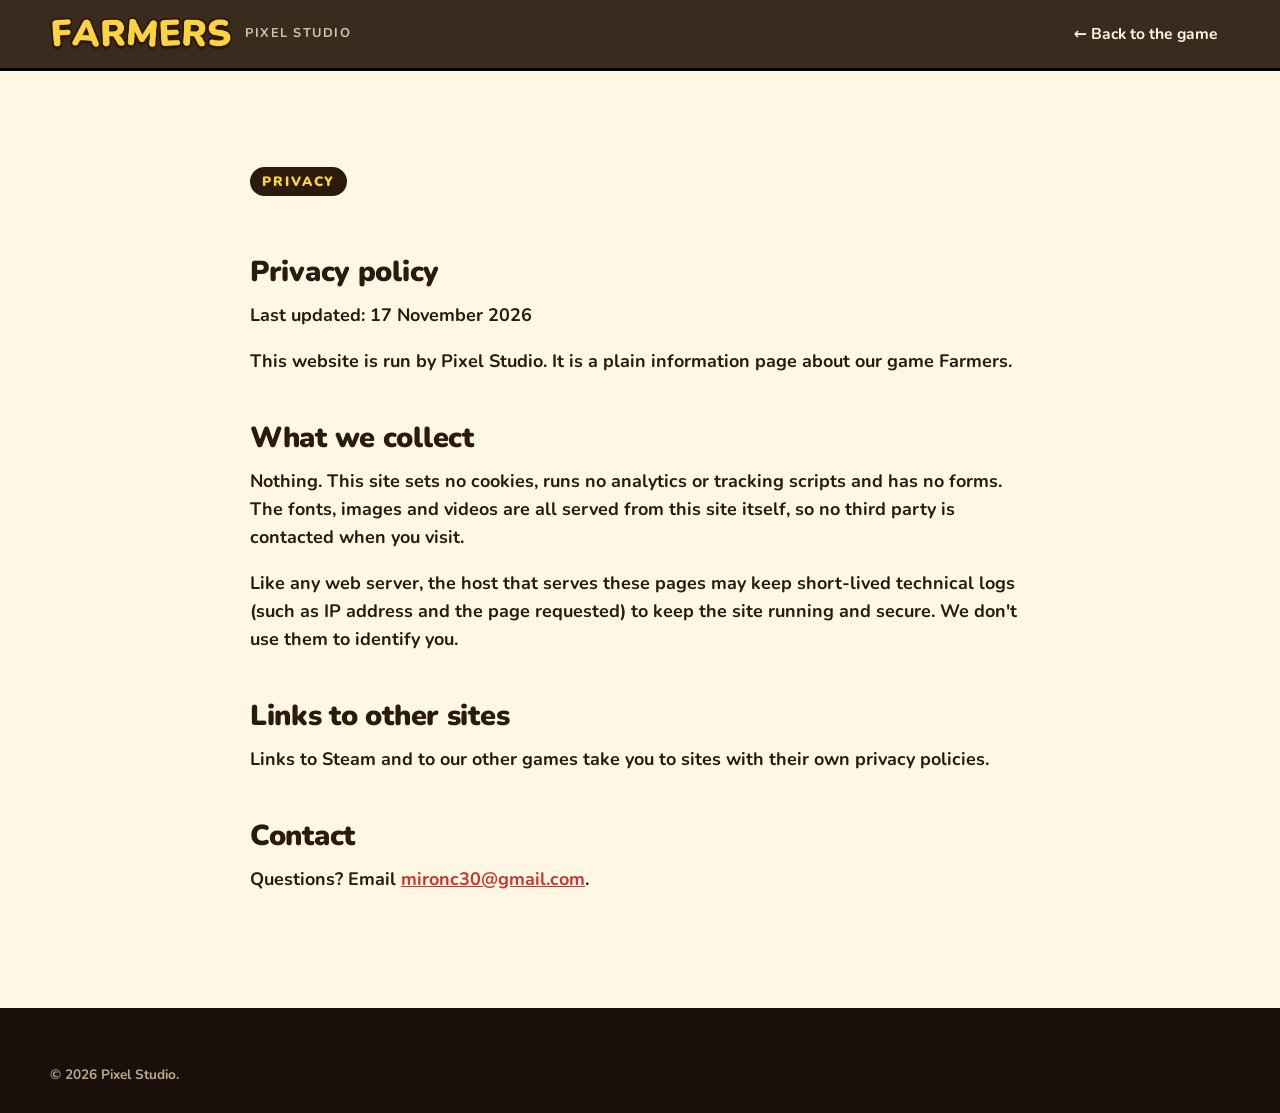
<file: privacy.html>
<!doctype html>
<html lang="en">
<head>
  <meta charset="utf-8">
  <meta name="viewport" content="width=device-width, initial-scale=1">
  <title>Privacy — Farmers | Pixel Studio</title>
  <link rel="icon" type="image/png" sizes="32x32" href="assets/img/brand/favicon-32.png">
  <link rel="stylesheet" href="assets/css/site.css">
</head>
<body>
<header class="site-header">
  <div class="wrap">
    <a class="brand" href="index.html"><img src="assets/img/brand/wordmark.png" alt="Farmers" width="184" height="34"><span>Pixel Studio</span></a>
    <nav class="nav" style="display:flex"><a href="index.html">← Back to the game</a></nav>
  </div>
</header>
<main>
  <section>
    <div class="wrap prose" style="max-width:780px">
      <span class="kicker">Privacy</span>
      <h2>Privacy policy</h2>
      <p><b>Last updated:</b> 17 November 2026</p>
      <p>This website is run by Pixel Studio. It is a plain information page about our game Farmers.</p>
      <h2>What we collect</h2>
      <p>Nothing. This site sets no cookies, runs no analytics or tracking scripts and has no forms. The fonts, images and videos are all served from this site itself, so no third party is contacted when you visit.</p>
      <p>Like any web server, the host that serves these pages may keep short-lived technical logs (such as IP address and the page requested) to keep the site running and secure. We don't use them to identify you.</p>
      <h2>Links to other sites</h2>
      <p>Links to Steam and to our other games take you to sites with their own privacy policies.</p>
      <h2>Contact</h2>
      <p>Questions? Email <a href="mailto:mironc30@gmail.com">mironc30@gmail.com</a>.</p>
    </div>
  </section>
</main>
<footer class="site-footer"><div class="wrap"><div class="legal" style="border:0;margin:0;padding:0">© 2026 Pixel Studio.</div></div></footer>
</body>
</html>
</file>
<file: assets/css/site.css>
/* Farmers — Pixel Studio. Colours and type come from the game: hay yellow, barn red, dark-wood ink, cream, sky. */
@font-face { font-family: "Nunito"; src: url("../fonts/Nunito-Black.ttf") format("truetype"); font-weight: 900; font-display: swap; }
@font-face { font-family: "Nunito"; src: url("../fonts/Nunito-Bold.ttf") format("truetype"); font-weight: 400 800; font-display: swap; }

:root {
  --hay: #FFD23F;
  --hay-deep: #F4A72A;
  --barn: #C8372D;
  --barn-deep: #9E2A22;
  --ink: #2B1A0E;
  --ink-soft: #4A3322;
  --cream: #FFF6E3;
  --paper: #FBEBCB;
  --sky: #8FD3F4;
  --grass: #6BB33A;
  --grass-deep: #3F7D22;
  --radius: 18px;
  --outline: 0 0 0 3px var(--ink);
  --shadow: 0 6px 0 var(--ink);
  --max: 1180px;
}

* { box-sizing: border-box; }
html { scroll-behavior: smooth; scroll-padding-top: 84px; }
body {
  margin: 0;
  font-family: "Nunito", system-ui, sans-serif;
  font-weight: 700;
  font-size: 18px;
  line-height: 1.55;
  color: var(--ink);
  background: var(--cream);
  -webkit-font-smoothing: antialiased;
  overflow-x: hidden;
}
img, video { max-width: 100%; height: auto; display: block; }
a { color: var(--barn); }
a:hover { color: var(--barn-deep); }
h1, h2, h3 { font-weight: 900; line-height: 1.1; margin: 0 0 .5em; letter-spacing: -.01em; }
h2 { font-size: clamp(2rem, 4.5vw, 3.2rem); }
h3 { font-size: 1.35rem; }
p { margin: 0 0 1em; }
.wrap { width: min(var(--max), 100% - 32px); margin-inline: auto; }
.skip { position: absolute; left: -999px; top: 8px; background: var(--hay); padding: 8px 14px; border-radius: 10px; z-index: 100; }
.skip:focus { left: 8px; }
:focus-visible { outline: 3px solid var(--barn); outline-offset: 3px; }

/* Outlined display text, like the HUD labels */
.outlined {
  color: var(--hay);
  text-shadow:
    -3px -3px 0 var(--ink), 3px -3px 0 var(--ink), -3px 3px 0 var(--ink), 3px 3px 0 var(--ink),
    0 -3px 0 var(--ink), 0 3px 0 var(--ink), -3px 0 0 var(--ink), 3px 0 0 var(--ink),
    0 7px 0 var(--ink);
}
.kicker {
  display: inline-block;
  font-weight: 900;
  font-size: .85rem;
  letter-spacing: .14em;
  text-transform: uppercase;
  background: var(--ink);
  color: var(--hay);
  padding: 4px 12px;
  border-radius: 999px;
  margin-bottom: 14px;
}

/* Buttons */
.btn {
  display: inline-flex; align-items: center; gap: 10px;
  font: inherit; font-weight: 900; font-size: 1.05rem;
  text-decoration: none; cursor: pointer;
  padding: 14px 24px;
  border-radius: 14px;
  border: 3px solid var(--ink);
  box-shadow: 0 5px 0 var(--ink);
  transition: transform .12s ease, box-shadow .12s ease;
  color: var(--ink);
  background: var(--hay);
}
.btn:hover { transform: translateY(-2px); box-shadow: 0 7px 0 var(--ink); color: var(--ink); }
.btn:active { transform: translateY(4px); box-shadow: 0 1px 0 var(--ink); }
.btn.red { background: var(--barn); color: var(--cream); }
.btn.red:hover { color: var(--cream); }
.btn.cream { background: var(--cream); }
.btn svg { width: 20px; height: 20px; flex: none; }
.btn[aria-disabled="true"] { cursor: default; }
.btn small { font-size: .72em; opacity: .85; font-weight: 800; }

/* Header */
.site-header {
  position: sticky; top: 0; z-index: 50;
  background: color-mix(in srgb, var(--ink) 92%, transparent);
  backdrop-filter: blur(8px);
  border-bottom: 3px solid #000;
}
.site-header .wrap { display: flex; align-items: center; gap: 20px; min-height: 68px; }
.brand { display: flex; align-items: center; gap: 12px; text-decoration: none; }
.brand img { height: 34px; width: auto; }
.brand span { color: var(--paper); font-size: .8rem; letter-spacing: .12em; text-transform: uppercase; opacity: .8; }
.nav { display: flex; gap: 4px; margin-left: auto; }
.nav a { color: var(--cream); text-decoration: none; padding: 8px 12px; border-radius: 10px; font-weight: 800; font-size: .98rem; }
.nav a:hover { background: rgba(255,255,255,.1); color: var(--hay); }
.site-header .btn { padding: 8px 16px; font-size: .95rem; box-shadow: 0 3px 0 #000; border-color: #000; }
.menu-toggle { display: none; margin-left: auto; background: none; border: 0; color: var(--cream); padding: 8px; cursor: pointer; }
.menu-toggle svg { width: 28px; height: 28px; }
@media (max-width: 960px) {
  .menu-toggle { display: block; }
  .nav { display: none; position: absolute; top: 100%; left: 0; right: 0; flex-direction: column; background: var(--ink); padding: 8px 16px 16px; border-bottom: 3px solid #000; }
  .nav.open { display: flex; }
  .site-header .btn.wish { display: none; }
}

/* Hero */
.hero { position: relative; min-height: min(92vh, 860px); display: grid; place-items: center; text-align: center; overflow: hidden; color: var(--cream); background: #2a5a1a; }
.hero video, .hero .poster { position: absolute; inset: 0; width: 100%; height: 100%; object-fit: cover; }
.hero::after { content: ""; position: absolute; inset: 0; background: radial-gradient(ellipse at 50% 45%, rgba(43,26,14,.15), rgba(43,26,14,.7) 85%), linear-gradient(to bottom, rgba(0,0,0,0) 60%, var(--ink)); }
.hero-inner { position: relative; z-index: 2; padding: 90px 16px 120px; }
.hero .badge { display: inline-flex; align-items: center; gap: 8px; background: var(--barn); color: var(--cream); border: 3px solid var(--ink); border-radius: 999px; padding: 6px 16px; font-weight: 900; font-size: .9rem; letter-spacing: .06em; text-transform: uppercase; box-shadow: 0 4px 0 var(--ink); }
.hero .logo { width: min(760px, 92vw); margin: 22px auto 8px; filter: drop-shadow(0 10px 0 rgba(0,0,0,.25)); animation: drop .9s cubic-bezier(.3,1.6,.5,1) both; }
@keyframes drop { from { transform: translateY(-60px) rotate(-3deg); opacity: 0; } to { transform: none; opacity: 1; } }
.hero .tagline { font-size: clamp(1.2rem, 2.6vw, 1.7rem); font-weight: 900; max-width: 760px; margin: 0 auto 28px; text-shadow: 0 2px 0 var(--ink), 0 0 20px rgba(0,0,0,.6); }
.hero .ctas { display: flex; flex-wrap: wrap; justify-content: center; gap: 14px; }
.stats { position: relative; z-index: 3; margin-top: -64px; }
.stats ul { list-style: none; margin: 0; padding: 0; display: grid; grid-template-columns: repeat(4, 1fr); gap: 14px; }
.stats li { background: var(--paper); border: 3px solid var(--ink); border-radius: var(--radius); box-shadow: var(--shadow); padding: 16px; text-align: center; }
.stats b { display: block; font-size: 2.2rem; font-weight: 900; line-height: 1; color: var(--barn); }
.stats span { font-size: .95rem; }
@media (max-width: 720px) { .stats ul { grid-template-columns: repeat(2, 1fr); } }

/* Sections */
section { padding: 96px 0; }
.section-head { max-width: 760px; margin-bottom: 44px; }
.section-head.center { margin-inline: auto; text-align: center; }
.section-head p { font-size: 1.1rem; color: var(--ink-soft); }
.band-ink { background: var(--ink); color: var(--cream); }
.band-ink .section-head p { color: var(--paper); }
.band-ink .kicker { background: var(--hay); color: var(--ink); }
.band-grass { background: var(--grass-deep) url("../img/grass.svg"); color: var(--cream); }
.band-paper { background: var(--paper); }
.fence { height: 26px; background:
  repeating-linear-gradient(90deg, transparent 0 46px, var(--ink) 46px 58px),
  linear-gradient(to bottom, transparent 6px, var(--ink-soft) 6px 11px, transparent 11px 16px, var(--ink-soft) 16px 21px, transparent 21px); }

/* Trailer */
.trailer-frame { border: 4px solid #000; border-radius: 22px; overflow: hidden; box-shadow: 0 10px 0 #000; background: #000; aspect-ratio: 16/9; }
.trailer-frame video { width: 100%; height: 100%; }
.trailer-note { text-align: center; margin-top: 22px; color: var(--paper); font-size: .95rem; }
.trailer-note a { color: var(--hay); }

/* Loop steps */
.steps { display: grid; grid-template-columns: repeat(4, 1fr); gap: 18px; counter-reset: step; }
.step { background: #fff; border: 3px solid var(--ink); border-radius: var(--radius); box-shadow: var(--shadow); overflow: hidden; display: flex; flex-direction: column; }
.step img { aspect-ratio: 16/10; object-fit: cover; width: 100%; border-bottom: 3px solid var(--ink); }
.step div { padding: 18px 18px 20px; }
.step h3::before { counter-increment: step; content: counter(step); display: inline-grid; place-items: center; width: 34px; height: 34px; margin-right: 10px; border-radius: 50%; background: var(--hay); border: 3px solid var(--ink); font-size: 1rem; vertical-align: 2px; }
.step p { margin: 0; font-size: 1rem; color: var(--ink-soft); }
@media (max-width: 980px) { .steps { grid-template-columns: repeat(2, 1fr); } }
@media (max-width: 560px) { .steps { grid-template-columns: 1fr; } }

/* Feature rows */
.feature { display: grid; grid-template-columns: 1.15fr 1fr; gap: 56px; align-items: center; }
.feature + .feature { margin-top: 96px; }
.feature.flip .shot { order: 2; }
.feature .shot { position: relative; }
.feature .shot .main { border: 4px solid var(--ink); border-radius: 22px; box-shadow: 10px 10px 0 var(--ink); transform: rotate(-1.2deg); }
.feature.flip .shot .main { transform: rotate(1.2deg); box-shadow: -10px 10px 0 var(--ink); }
.feature .sticker { position: absolute; width: 130px; bottom: -40px; right: -24px; transform: rotate(8deg); filter: drop-shadow(0 6px 0 rgba(0,0,0,.2)); }
.feature.flip .sticker { right: auto; left: -24px; transform: rotate(-8deg); }
.feature ul { padding-left: 0; list-style: none; margin: 0; }
.feature li { position: relative; padding-left: 32px; margin-bottom: 10px; }
.feature li::before { content: ""; position: absolute; left: 0; top: .32em; width: 18px; height: 18px; border-radius: 6px; background: var(--hay); border: 3px solid var(--ink); transform: rotate(8deg); }
.band-ink .feature li::before { border-color: #000; }
.feature .sub { color: var(--ink-soft); font-size: 1.08rem; }
.band-ink .feature .sub { color: var(--paper); }
@media (max-width: 880px) {
  .feature { grid-template-columns: 1fr; gap: 36px; }
  .feature.flip .shot { order: 0; }
  .feature .sticker { width: 96px; right: -6px; bottom: -30px; }
  .feature.flip .sticker { left: -6px; }
}

/* Jobs */
.jobs { display: grid; grid-template-columns: repeat(4, 1fr); gap: 18px; }
.job { background: var(--paper); color: var(--ink); border: 3px solid #000; border-radius: var(--radius); box-shadow: 0 6px 0 #000; overflow: hidden; }
.job img { aspect-ratio: 4/3; object-fit: cover; width: 100%; border-bottom: 3px solid #000; }
.job img.art { object-fit: contain; background: radial-gradient(circle at 50% 60%, var(--sky), #4FA8D8); padding: 18px; }
.job div { padding: 16px 18px 18px; }
.job h3 { margin-bottom: 6px; }
.job p { margin: 0; font-size: .98rem; color: var(--ink-soft); }
.job .tag { display: inline-block; font-size: .75rem; font-weight: 900; letter-spacing: .1em; text-transform: uppercase; color: var(--barn); margin-bottom: 4px; }
@media (max-width: 980px) { .jobs { grid-template-columns: repeat(2, 1fr); } }
@media (max-width: 560px) { .jobs { grid-template-columns: 1fr; } }

/* Catalogue */
.catalogue { display: grid; grid-template-columns: repeat(auto-fill, minmax(150px, 1fr)); gap: 16px; }
.item { background: #fff; border: 3px solid var(--ink); border-radius: 16px; box-shadow: 0 5px 0 var(--ink); padding: 14px 12px 12px; text-align: center; transition: transform .15s ease; }
.item:hover { transform: translateY(-4px) rotate(-1.5deg); }
.item img { height: 92px; width: 100%; object-fit: contain; margin-bottom: 8px; }
.item b { display: block; font-weight: 900; line-height: 1.15; }
.item span { font-size: .82rem; color: var(--ink-soft); line-height: 1.3; display: block; margin-top: 4px; }

/* Gallery */
.gallery { display: grid; grid-template-columns: repeat(4, 1fr); gap: 14px; }
.gallery a { position: relative; display: block; border: 3px solid #000; border-radius: 14px; overflow: hidden; box-shadow: 0 5px 0 #000; }
.gallery img { aspect-ratio: 16/9; object-fit: cover; width: 100%; transition: transform .3s ease; }
.gallery a:hover img { transform: scale(1.06); }
.gallery figcaption { position: absolute; left: 8px; bottom: 8px; background: var(--ink); color: var(--hay); font-size: .8rem; font-weight: 900; padding: 2px 10px; border-radius: 999px; }
.gallery .wide { grid-column: span 2; grid-row: span 2; }
@media (max-width: 880px) { .gallery { grid-template-columns: repeat(2, 1fr); } }

.lightbox { position: fixed; inset: 0; z-index: 100; background: rgba(20,12,6,.94); display: none; place-items: center; padding: 24px; }
.lightbox.open { display: grid; }
.lightbox img { max-height: 84vh; border: 4px solid #000; border-radius: 16px; }
.lightbox p { color: var(--cream); text-align: center; margin: 14px 0 0; font-weight: 900; }
.lightbox button { position: absolute; background: var(--hay); border: 3px solid #000; border-radius: 12px; width: 48px; height: 48px; font: 900 1.4rem "Nunito", sans-serif; cursor: pointer; box-shadow: 0 4px 0 #000; }
.lightbox .close { top: 16px; right: 16px; }
.lightbox .prev { left: 16px; top: 50%; }
.lightbox .next { right: 16px; top: 50%; }

/* FAQ */
.faq { max-width: 860px; margin-inline: auto; }
.faq details { background: #fff; border: 3px solid var(--ink); border-radius: 16px; box-shadow: 0 5px 0 var(--ink); margin-bottom: 14px; }
.faq summary { cursor: pointer; padding: 18px 56px 18px 22px; font-weight: 900; font-size: 1.1rem; list-style: none; position: relative; }
.faq summary::-webkit-details-marker { display: none; }
.faq summary::after { content: "+"; position: absolute; right: 18px; top: 50%; transform: translateY(-50%); width: 30px; height: 30px; border-radius: 50%; background: var(--hay); border: 3px solid var(--ink); display: grid; place-items: center; line-height: 1; }
.faq details[open] summary::after { content: "–"; background: var(--barn); color: var(--cream); }
.faq details p { padding: 0 22px 18px; margin: 0; color: var(--ink-soft); }

/* Studio */
.studio { display: grid; grid-template-columns: 1fr 1fr; gap: 48px; align-items: start; }
.facts { width: 100%; border-collapse: separate; border-spacing: 0; background: var(--paper); color: var(--ink); border: 3px solid #000; border-radius: var(--radius); overflow: hidden; box-shadow: 0 6px 0 #000; }
.facts th, .facts td { text-align: left; padding: 11px 16px; border-bottom: 2px solid rgba(43,26,14,.15); vertical-align: top; font-size: 1rem; }
.facts tr:last-child th, .facts tr:last-child td { border-bottom: 0; }
.facts th { width: 38%; font-weight: 900; }
.other-game { display: flex; gap: 16px; align-items: center; margin-top: 26px; background: rgba(255,255,255,.06); border: 2px dashed rgba(255,246,227,.35); border-radius: 16px; padding: 16px; }
.other-game .snow { flex: none; width: 56px; height: 56px; border-radius: 14px; background: #1d3557; display: grid; place-items: center; font-size: 30px; }
.other-game a { color: var(--hay); font-weight: 900; }
@media (max-width: 880px) { .studio { grid-template-columns: 1fr; } }

/* Closing CTA */
.closing { text-align: center; padding: 110px 0; background: radial-gradient(ellipse at 50% 40%, var(--hay-deep), #B4561C 60%, var(--ink)); color: var(--cream); }
.closing h2 { font-size: clamp(2.4rem, 6vw, 4.4rem); }
.closing .ctas { display: flex; flex-wrap: wrap; gap: 14px; justify-content: center; margin-top: 26px; }

/* Footer */
.site-footer { background: #1b1009; color: var(--paper); padding: 56px 0 28px; font-size: .98rem; }
.site-footer .cols { display: grid; grid-template-columns: 2fr 1fr 1fr; gap: 32px; }
.site-footer h4 { color: var(--hay); margin: 0 0 10px; font-size: .9rem; letter-spacing: .12em; text-transform: uppercase; }
.site-footer ul { list-style: none; margin: 0; padding: 0; }
.site-footer li { margin-bottom: 6px; }
.site-footer a { color: var(--cream); text-decoration: none; }
.site-footer a:hover { color: var(--hay); }
.site-footer .legal { border-top: 1px solid rgba(255,246,227,.15); margin-top: 36px; padding-top: 18px; font-size: .85rem; opacity: .7; }
@media (max-width: 720px) { .site-footer .cols { grid-template-columns: 1fr; } }

/* Press page */
.press-hero { background: var(--ink); color: var(--cream); padding: 70px 0 60px; }
.press-grid { display: grid; grid-template-columns: 1fr 2fr; gap: 48px; }
.press-grid aside { position: sticky; top: 96px; align-self: start; }
.downloads { display: grid; grid-template-columns: repeat(auto-fill, minmax(220px, 1fr)); gap: 14px; margin-bottom: 18px; }
.downloads a { display: block; text-decoration: none; color: var(--ink); background: #fff; border: 3px solid var(--ink); border-radius: 14px; overflow: hidden; box-shadow: 0 5px 0 var(--ink); font-weight: 900; font-size: .9rem; }
.downloads a img { aspect-ratio: 16/9; object-fit: cover; width: 100%; border-bottom: 3px solid var(--ink); }
.downloads a span { display: block; padding: 8px 12px; }
.downloads .logo-tile img { object-fit: contain; background: var(--sky); padding: 12px; }
.prose h2 { font-size: 1.8rem; margin-top: 1.6em; }
.prose h2:first-child { margin-top: 0; }
@media (max-width: 880px) { .press-grid { grid-template-columns: 1fr; } .press-grid aside { position: static; } }

@media (prefers-reduced-motion: reduce) {
  html { scroll-behavior: auto; }
  *, *::before, *::after { animation: none !important; transition: none !important; }
}
</file>
